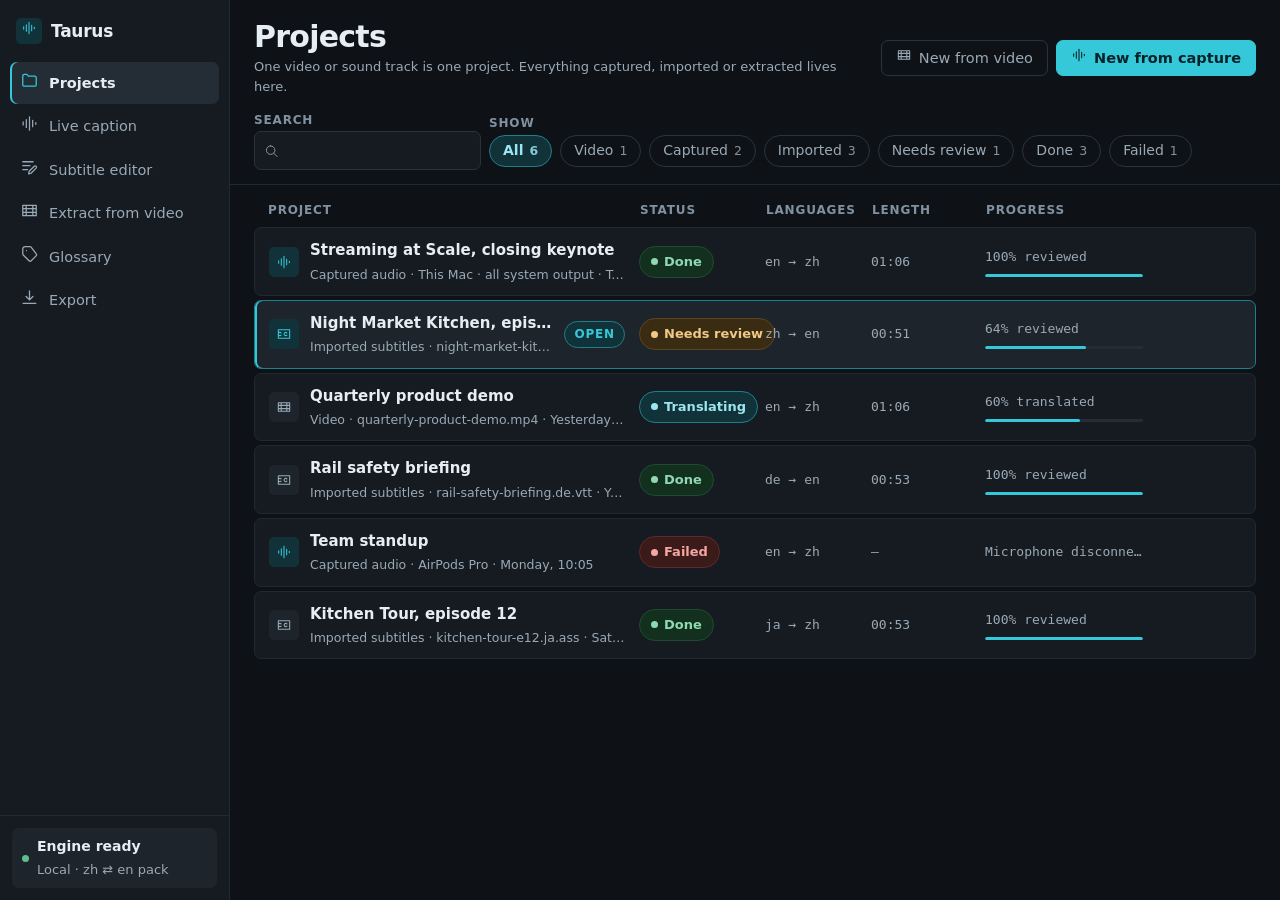
<file: design/index.html>
<!doctype html>
<html lang="en">
<head>
<meta charset="utf-8">
<meta name="viewport" content="width=device-width, initial-scale=1">
<title>Taurus · subtitle translation workbench</title>
<style>
/* OD-LAYOUT-PRIMITIVES v1 — structure only: display, flex/grid, overflow, wrapping, ratio, geometry.
   Put this @layer first; product CSS outside the layer wins ordinary layout rules.
   Native hidden and closed-dialog states take precedence over component display rules. */
@layer od-layout {
  [hidden]:not([hidden="until-found" i]) { display: none !important; }
  dialog:not([open]) { display: none !important; }

  :where(.od-stack,.od-row,.od-row-top,.od-cluster,.od-grid,.od-field,.od-stat,.od-cell,.od-tile) > :where(*) { min-width: 0; }

  /* containers */
  .od-stack   { display: flex; flex-direction: column; gap: var(--od-gap, 8px); }
  .od-row     { display: flex; align-items: center; gap: var(--od-gap, 8px); }
  .od-row-top { display: flex; align-items: flex-start; gap: var(--od-gap, 8px); }
  .od-cluster { display: flex; flex-wrap: wrap; align-items: center; gap: var(--od-gap, 8px); }
  .od-fill    { flex: 1 1 0; min-width: 0; }
  .od-fixed   { flex: none; }
  .od-grid    { display: grid; gap: var(--od-gap, 12px); grid-template-columns: repeat(var(--od-cols, 3), minmax(0, 1fr)); }

  /* stacked information: each piece is its own line — never sibling inline spans */
  .od-stat, .od-field, .od-cell { display: grid; gap: var(--od-gap, 2px); }
  :where(.od-stat,.od-field,.od-cell) > :where(*) { display: block; }
  .od-tile { display: grid; grid-template-rows: auto 1fr; }
  :where(.od-tile) > :where(*) { display: block; }

  /* media keeps its intrinsic ratio by default; never a distorted or cropped
     cover by accident. height:auto lets the ratio win over an <img height="…">
     attribute. Cropping to a uniform box is an explicit opt-in: set --od-ratio
     AND add .od-media-cover together (per the core rule, only where a crop is
     deliberate — tile thumbs, decorative fills — never on full-frame content). */
  .od-media { display: block; width: 100%; height: auto; aspect-ratio: var(--od-ratio, auto); }
  .od-media-cover { object-fit: cover; }

  /* functional inline SVG icons opt into bounded geometry; content SVGs keep their own */
  .od-icon { display: inline-block; inline-size: var(--od-icon-size, 1em); block-size: var(--od-icon-size, 1em); flex: none; }

  /* data text only — authored copy is rewritten to its budget instead */
  .od-truncate { display: block; max-width: 100%; overflow: hidden; white-space: nowrap; text-overflow: ellipsis; }
  .od-clamp-2, .od-clamp-3 { display: -webkit-box; -webkit-box-orient: vertical; overflow: hidden; overflow-wrap: anywhere; }
  .od-clamp-2 { -webkit-line-clamp: 2; }
  .od-clamp-3 { -webkit-line-clamp: 3; }
  .od-lines-2 { min-height: calc(2 * 1.4em); }   /* block-level reservation for a shared baseline */
  .od-nowrap  { white-space: nowrap; }           /* 数字+单位 · 价格+起 · 日期+星期 */
  .od-keep    { word-break: keep-all; overflow-wrap: anywhere; } /* CJK labels break at spaces / <wbr> first */

  /* screen skeleton (optional): bars take their own space, the middle scrolls — no padding guessed for chrome */
  .od-screen { display: grid; grid-template-rows: auto minmax(0, 1fr) auto; height: 100%; }
  .od-scroll { overflow-y: auto; overscroll-behavior: contain; min-height: 0; }

  /* horizontal rail: the next item peeks at the edge; trailing room survives overflow */
  .od-rail { display: flex; gap: var(--od-gap, 8px); overflow-x: auto; scroll-snap-type: x proximity; scrollbar-width: none;
             padding-inline: var(--od-rail-pad, 16px); scroll-padding-inline: var(--od-rail-pad, 16px); }
  .od-rail::-webkit-scrollbar { display: none; }
  :where(.od-rail) > :where(*) { flex: none; scroll-snap-align: start; }
  :where(.od-rail) > :where(:last-child) { margin-inline-end: var(--od-rail-pad, 16px); }

  .od-spacer { flex: none; visibility: hidden; pointer-events: none; }
  .od-touch  { min-width: 44px; min-height: 44px; }
}
:root [hidden]:where(:not([hidden="until-found" i])) { display: none; }
/* /OD-LAYOUT-PRIMITIVES v1 */

/* Type scale (30 / 21 / 16 / 13 / 12) and the heading roles built on it.
   Defined once, here with the entry document, so the scale travels with the
   page; styles.css consumes the same custom properties and never restates a
   size. */
:root {
  --t-display: 30px;
  --t-head:    21px;
  --t-body:    16px;
  --t-small:   13px;
  --t-micro:   12px;
}
body         { font-size: var(--t-body); }
.view-title  { font-size: var(--t-display); }
.step-title,
.dlg-title   { font-size: var(--t-head); }
.empty-title { font-size: 25px; }
</style>
<link rel="stylesheet" href="styles.css">
</head>
<body>
<div class="app">

  <aside class="sidebar">
    <div class="brand">
      <span class="brand-mark"><span data-icon="waveform"></span></span>
      <span class="brand-name">Taurus</span>
    </div>

    <nav class="nav od-scroll" aria-label="Workspace">
      <button class="nav-item" type="button" data-nav="projects" aria-current="page">
        <span data-icon="projects"></span>
        <span class="nav-label">Projects</span>
      </button>
      <button class="nav-item" type="button" data-nav="live">
        <span data-icon="waveform"></span>
        <span class="nav-label">Live caption</span>
        <span class="nav-dot" id="nav-dot" hidden></span>
      </button>
      <button class="nav-item" type="button" data-nav="editor">
        <span data-icon="editor"></span>
        <span class="nav-label">Subtitle editor</span>
      </button>
      <button class="nav-item" type="button" data-nav="extract">
        <span data-icon="film"></span>
        <span class="nav-label">Extract from video</span>
      </button>
      <button class="nav-item" type="button" data-nav="glossary">
        <span data-icon="tag"></span>
        <span class="nav-label">Glossary</span>
      </button>
      <button class="nav-item" type="button" data-nav="export">
        <span data-icon="download"></span>
        <span class="nav-label">Export</span>
      </button>
    </nav>

    <div class="sidebar-foot">
      <div class="engine od-row">
        <span class="engine-dot"></span>
        <span class="od-field">
          <span class="engine-title">Engine ready</span>
          <span class="engine-sub">Local · zh ⇄ en pack</span>
        </span>
      </div>
    </div>
  </aside>

  <main class="main">

    <!-- ══════════════ LIVE ══════════════ -->
    <section class="view od-screen" id="view-live" aria-labelledby="live-title" hidden>
      <header class="view-head">
        <div class="projbar od-row">
          <span class="projbar-mark od-fixed" id="lv-pb-mark" data-kind="audio"></span>
          <span class="od-field od-fill">
            <span class="projbar-name od-truncate" id="lv-pb-name">No capture yet</span>
            <span class="projbar-meta od-truncate" id="lv-pb-meta">Press Start captioning and a project is created to hold the track.</span>
          </span>
          <div class="projbar-prog od-fixed" id="lv-pb-prog" hidden>
            <span class="projbar-prog-top">
              <span class="field-label" id="lv-pb-prog-label">Review complete</span>
              <span class="projbar-prog-pct mono" id="lv-pb-prog-pct">0%</span>
            </span>
            <span class="bar" id="lv-pb-prog-bar" role="progressbar" aria-labelledby="lv-pb-prog-label"
                  aria-valuemin="0" aria-valuemax="100" aria-valuenow="0">
              <span class="bar-fill" id="lv-pb-prog-fill" style="width:0%"></span>
            </span>
            <span class="projbar-prog-note" id="lv-pb-prog-note">–</span>
          </div>
          <span class="pill od-fixed" id="lv-pb-status" data-s="live" hidden><span class="pill-dot"></span>Recording</span>
          <div class="od-cluster od-fixed projbar-acts">
            <button class="btn btn-ghost" type="button" id="lv-rename" disabled>Rename</button>
            <button class="btn btn-ghost" type="button" id="lv-open" disabled><span data-icon="editor"></span>Open in editor</button>
          </div>
        </div>

        <div class="od-cluster">
          <div class="od-fill">
            <h1 class="view-title" id="live-title">Live caption</h1>
            <p class="view-sub">Listens to this Mac, a microphone, or a region of the screen, and writes both languages as it goes. The project is created the moment you start, so there is nothing to remember to save.</p>
          </div>
          <span class="status-chip od-fixed" id="live-status" role="status" data-state="idle">
            <span class="status-dot"></span>
            <span id="live-status-text">Idle</span>
          </span>
        </div>

        <div class="sourcebar">
          <div class="od-field">
            <span class="field-label" id="src-label">Source</span>
              <div class="segmented" role="group" aria-labelledby="src-label">
                <button class="seg" type="button" aria-pressed="true" data-source="system"><span data-icon="monitor"></span>This Mac</button>
                <button class="seg" type="button" aria-pressed="false" data-source="mic"><span data-icon="mic"></span>Microphone</button>
                <button class="seg" type="button" aria-pressed="false" data-source="screen"><span data-icon="crop"></span>Screen region</button>
              </div>
          </div>

          <div class="od-field" id="source-detail-wrap">
            <label class="field-label" for="source-detail">Capturing</label>
            <select class="input" id="source-detail"></select>
          </div>

          <div class="langpair">
            <div class="od-field">
              <label class="field-label" for="live-from">Heard</label>
              <select class="input" id="live-from"></select>
            </div>
            <button class="btn btn-icon swap" type="button" id="live-swap" aria-label="Swap the two languages"><span data-icon="swap"></span></button>
            <div class="od-field">
              <label class="field-label" for="live-to">Translated to</label>
              <select class="input" id="live-to"></select>
            </div>
          </div>

          <div class="od-cluster od-fixed">
            <button class="btn btn-primary" type="button" id="live-start"><span data-icon="play"></span>Start captioning</button>
            <button class="btn btn-ghost" type="button" id="live-pause" disabled><span data-icon="pause"></span>Pause</button>
            <button class="btn btn-ghost" type="button" id="live-stop" disabled><span data-icon="stop"></span>Stop</button>
          </div>
        </div>
      </header>

      <div class="live-body">
        <div class="transcript-pane od-screen">
          <div class="transcript-head od-row">
            <span class="card-label">Transcript</span>
            <span class="od-fill"></span>
            <label class="switch">
              <input type="checkbox" id="opt-provisional" checked>
              <span class="switch-track"><span class="switch-thumb"></span></span>
              <span class="switch-label">Provisional words</span>
            </label>
            <label class="switch">
              <input type="checkbox" id="opt-terms" checked>
              <span class="switch-track"><span class="switch-thumb"></span></span>
              <span class="switch-label">Mark glossary hits</span>
            </label>
            <button class="btn btn-ghost btn-danger-ghost" type="button" id="live-discard" disabled>Discard capture</button>
          </div>

          <div class="transcript od-scroll" id="transcript">
            <div class="empty" id="live-empty">
              <h2 class="empty-title">Nothing captured yet</h2>
              <p class="empty-text">Pick a source above and press <strong>Start captioning</strong>. Taurus listens to this Mac's own output by default, so a meeting or a video needs no cables or routing. The project that holds the track is created as soon as you start.</p>
              <div class="empty-acts od-cluster">
                <button class="btn btn-primary" type="button" data-act="start-live">Start captioning</button>
                <button class="btn btn-ghost" type="button" data-go="projects">Open an earlier project</button>
              </div>
            </div>
            <div id="transcript-list" role="log"></div>
            <div class="seg-line is-live" id="live-line" hidden>
              <span class="seg-time mono" id="live-line-time">00:00</span>
              <div class="seg-texts">
                <p class="line-orig" id="live-line-orig"></p>
                <p class="line-trans" id="live-line-trans"></p>
              </div>
            </div>
          </div>

          <div class="overlay-preview" id="overlay-preview" hidden>
            <span class="overlay-tag">Viewer overlay preview</span>
            <div class="overlay-bar" aria-live="polite">
              <p class="overlay-orig" id="ov-orig"></p>
              <p class="overlay-trans" id="ov-trans"></p>
            </div>
          </div>
        </div>

        <aside class="meters od-scroll" aria-label="Session meters">
          <div class="meter-card">
            <span class="card-label">Input level</span>
            <div class="vu" id="vu"></div>
            <p class="vu-source" id="vu-source">This Mac · all system output</p>
          </div>

          <div class="meter-grid">
            <div class="stat od-stat">
              <span class="stat-num mono" id="m-latency">–</span>
              <span class="stat-cap">latency <span class="unit">ms</span></span>
            </div>
            <div class="stat od-stat">
              <span class="stat-num mono" id="m-wpm">–</span>
              <span class="stat-cap">words <span class="unit">/ min</span></span>
            </div>
            <div class="stat od-stat">
              <span class="stat-num mono" id="m-elapsed">00:00</span>
              <span class="stat-cap">elapsed</span>
            </div>
            <div class="stat od-stat">
              <span class="stat-num mono" id="m-terms">0</span>
              <span class="stat-cap">glossary hits</span>
            </div>
          </div>

          <div class="meter-card">
            <span class="card-label">Session</span>
            <dl class="kv">
              <div class="kv-row"><dt>Source</dt><dd id="kv-source">This Mac · all system output</dd></div>
              <div class="kv-row"><dt>Pair</dt><dd id="kv-pair">English → Chinese (Simplified)</dd></div>
              <div class="kv-row"><dt>Window</dt><dd>streaming · 200 ms</dd></div>
              <div class="kv-row"><dt>Started</dt><dd id="kv-started">Not started</dd></div>
            </dl>
          </div>

          <div class="meter-card">
            <span class="card-label">Glossary holding</span>
            <ul class="term-list" id="term-hits"></ul>
            <p class="hint" id="term-hits-empty">Terms light up here as they are pinned in the translation.</p>
          </div>
        </aside>
      </div>
    </section>

    <!-- ══════════════ PROJECTS ══════════════ -->
    <section class="view od-screen" id="view-projects" aria-labelledby="projects-title">
      <header class="view-head">
        <div class="od-cluster">
          <div class="od-fill">
            <h1 class="view-title" id="projects-title">Projects</h1>
            <p class="view-sub">One video or sound track is one project. Everything captured, imported or extracted lives here.</p>
          </div>
          <div class="od-cluster od-fixed">
            <button class="btn btn-ghost" type="button" data-go="extract"><span data-icon="film"></span>New from video</button>
            <button class="btn btn-primary" type="button" data-go="live"><span data-icon="waveform"></span>New from capture</button>
          </div>
        </div>

        <div class="toolbar od-cluster">
          <div class="od-field">
            <label class="field-label" for="pj-search">Search</label>
            <span class="search">
              <span data-icon="search"></span>
              <input class="input" type="search" id="pj-search" autocomplete="off">
            </span>
          </div>
          <div class="od-field">
            <span class="field-label" id="pj-filter-label">Show</span>
            <div class="od-cluster" role="group" aria-labelledby="pj-filter-label" id="pj-filters"></div>
          </div>
        </div>
      </header>

      <div class="pad od-scroll">
        <div class="list-head" aria-hidden="true">
          <span>Project</span>
          <span>Status</span>
          <span>Languages</span>
          <span>Length</span>
          <span>Progress</span>
          <span></span>
        </div>
        <ul class="projlist" id="projlist"></ul>
        <div class="empty" id="pj-empty" hidden>
          <h2 class="empty-title">No matches</h2>
          <p class="empty-text">No project matches that search and filter. Clear them both to see every track again.</p>
          <div class="empty-acts"><button class="btn btn-ghost" type="button" id="pj-clear">Clear filters</button></div>
        </div>
      </div>
    </section>

    <!-- ══════════════ EDITOR ══════════════ -->
    <section class="view od-screen" id="view-editor" aria-labelledby="editor-title" hidden>
      <header class="view-head">
        <div class="projbar od-row">
          <button class="btn btn-icon od-fixed" type="button" data-go="projects" aria-label="Back to all projects"><span data-icon="back"></span></button>
          <span class="projbar-mark od-fixed" id="ed-pb-mark" data-kind="subtitle"></span>
          <span class="od-field od-fill">
            <span class="projbar-name od-truncate" id="ed-pb-name">No project open</span>
            <span class="projbar-meta od-truncate" id="ed-pb-meta">Open a project from Projects.</span>
          </span>
          <div class="projbar-prog od-fixed" id="ed-pb-prog" hidden>
            <span class="projbar-prog-top">
              <span class="field-label" id="ed-pb-prog-label">Review complete</span>
              <span class="projbar-prog-pct mono" id="ed-pb-prog-pct">0%</span>
            </span>
            <span class="bar" id="ed-pb-prog-bar" role="progressbar" aria-labelledby="ed-pb-prog-label"
                  aria-valuemin="0" aria-valuemax="100" aria-valuenow="0">
              <span class="bar-fill" id="ed-pb-prog-fill" style="width:0%"></span>
            </span>
            <span class="projbar-prog-note" id="ed-pb-prog-note">–</span>
          </div>
          <span class="pill od-fixed" id="ed-pb-status" data-s="review" hidden><span class="pill-dot"></span>Needs review</span>
          <div class="od-field od-fixed projbar-sw">
            <label class="field-label" for="ed-project">Project</label>
            <select class="input projbar-switch" id="ed-project"></select>
          </div>
        </div>

        <div class="od-cluster">
          <div class="od-fill">
            <h1 class="view-title" id="editor-title">Subtitle editor</h1>
            <p class="view-sub" id="editor-sub">–</p>
          </div>
          <div class="od-cluster od-fixed">
            <button class="btn btn-ghost" type="button" id="ed-export"><span data-icon="download"></span>Export</button>
            <button class="btn btn-primary" type="button" id="ed-save"><span data-icon="check"></span>Save changes</button>
          </div>
        </div>

        <div class="toolbar od-cluster">
          <div class="od-field">
            <span class="field-label" id="ed-filter-label">Show</span>
            <div class="od-cluster" role="group" aria-labelledby="ed-filter-label" id="ed-filters"></div>
          </div>
          <div class="od-field">
            <span class="field-label">Selection</span>
            <div class="od-cluster">
              <button class="btn btn-ghost" type="button" id="ed-retranslate" disabled><span data-icon="refresh"></span>Retranslate selected</button>
              <button class="btn btn-ghost" type="button" id="ed-clear-sel" disabled>Clear selection</button>
            </div>
          </div>
        </div>
      </header>

      <div class="editor-body">
        <div class="od-screen">
          <div class="seg-head">
            <span>#</span>
            <span>Timecode</span>
            <span id="ed-col-orig">Original</span>
            <span id="ed-col-trans">Translation</span>
            <span>Checks</span>
          </div>
          <div class="od-scroll">
            <ul class="seglist" id="seglist"></ul>
            <div class="empty" id="ed-empty" hidden>
              <h2 class="empty-title" id="ed-empty-title">Nothing to show</h2>
              <p class="empty-text" id="ed-empty-text">No segment matches this filter. Switch back to <strong>All</strong> to see the whole track.</p>
              <div class="empty-acts">
                <button class="btn btn-ghost" type="button" id="ed-show-all">Show all segments</button>
                <button class="btn btn-primary" type="button" data-go="projects" id="ed-empty-go" hidden>Go to Projects</button>
              </div>
            </div>
          </div>
        </div>

        <aside class="insp od-scroll" aria-label="Segment inspector">
          <div class="cap-stage">
            <div class="waveform" id="insp-wave"></div>
            <div class="cap-overlay">
              <p class="overlay-orig" id="insp-orig">Select a segment</p>
              <p class="overlay-trans" id="insp-trans"></p>
            </div>
          </div>

          <div class="meter-card">
            <span class="card-label">Subtitle checks</span>
            <ul class="checklist" id="insp-checks">
              <li class="check-item" data-ok="yes"><span data-icon="check"></span>Pick a row to see how it reads on screen.</li>
            </ul>
          </div>

          <div class="meter-card">
            <span class="card-label">This segment</span>
            <dl class="kv">
              <div class="kv-row"><dt>In</dt><dd class="mono" id="insp-in">–</dd></div>
              <div class="kv-row"><dt>Out</dt><dd class="mono" id="insp-out">–</dd></div>
              <div class="kv-row"><dt>Duration</dt><dd class="mono" id="insp-dur">–</dd></div>
              <div class="kv-row"><dt>Gap to next</dt><dd class="mono" id="insp-gap">–</dd></div>
            </dl>
          </div>

          <div class="od-cluster">
            <button class="btn btn-ghost" type="button" id="insp-retranslate" disabled><span data-icon="refresh"></span>Retranslate this line</button>
          </div>
        </aside>
      </div>
    </section>

    <!-- ══════════════ EXTRACT ══════════════ -->
    <section class="view od-screen" id="view-extract" aria-labelledby="extract-title" hidden>
      <header class="view-head">
        <div class="od-cluster">
          <div class="od-fill">
            <h1 class="view-title" id="extract-title">Extract from video</h1>
            <p class="view-sub">Lifts an existing subtitle track out of a video, or transcribes the audio when there is none. The finished track becomes a new project.</p>
          </div>
        </div>
      </header>

      <div class="pad od-scroll">
        <div class="extract-wrap">

          <section id="ex-step-1">
            <div class="step-head">
              <h2 class="step-title">1 · Choose a video</h2>
              <p class="step-note">MP4, MKV, MOV or WebM. Nothing is uploaded; the file is read where it sits.</p>
            </div>
            <div class="dropzone" id="dropzone" role="button" tabindex="0" aria-label="Choose a video file, or drop one here">
              <span class="drop-icon" data-icon="upload"></span>
              <p class="drop-title">Drop a video here</p>
              <p class="drop-sub">or click to browse your files</p>
              <span class="btn btn-ghost drop-btn">Browse files</span>
            </div>
            <p class="sample-line small muted">No video handy? <button class="linkbtn" type="button" id="ex-sample">Use the sample file</button>, a short product demo with two subtitle tracks.</p>
            <input type="file" id="ex-file" accept="video/*" class="sr-only" tabindex="-1" aria-hidden="true">
          </section>

          <section id="ex-step-2" hidden>
            <div class="step-head">
              <h2 class="step-title">2 · Pick what to translate</h2>
              <p class="step-note">Embedded tracks are used as-is. Transcribing takes longer but works on anything.</p>
            </div>

            <div class="filecard od-row">
              <span class="filecard-mark" data-icon="film"></span>
              <span class="od-field od-fill">
                <span class="filecard-name od-truncate" id="ex-name">–</span>
                <span class="filecard-meta mono" id="ex-meta">–</span>
              </span>
              <button class="btn btn-ghost od-fixed" type="button" id="ex-change">Change</button>
            </div>

            <div class="scan" id="ex-scan">
              <div class="scanbar"><span class="scanbar-fill" id="ex-scanbar"></span></div>
              <p class="small muted" id="ex-scan-text">Reading container…</p>
            </div>

            <div id="ex-after-scan" hidden>
              <fieldset class="tracks">
                <legend class="field-label">Found in this file</legend>
                <div class="radio-rows" id="ex-tracks"></div>
              </fieldset>

              <div class="lang-row od-cluster">
                <div class="od-field">
                  <label class="field-label" for="ex-from">Source language</label>
                  <select class="input" id="ex-from"></select>
                </div>
                <div class="od-field">
                  <label class="field-label" for="ex-to">Translate to</label>
                  <select class="input" id="ex-to"></select>
                </div>
              </div>

              <div class="od-cluster">
                <button class="btn btn-primary" type="button" id="ex-run"><span data-icon="play"></span>Extract and translate</button>
                <button class="btn btn-ghost" type="button" id="ex-reset">Start over</button>
              </div>
            </div>
          </section>

          <section id="ex-step-3" hidden>
            <div class="step-head">
              <h2 class="step-title">3 · Working</h2>
              <p class="step-note" id="ex-run-note">Each stage writes into the same project, so you can open it as soon as segments exist.</p>
            </div>
            <ul class="stages" id="ex-stages"></ul>
            <div class="od-cluster">
              <button class="btn btn-primary" type="button" id="ex-open" disabled><span data-icon="editor"></span>Open the project</button>
              <button class="btn btn-ghost" type="button" id="ex-again" hidden>Extract another video</button>
            </div>
          </section>

        </div>
      </div>
    </section>

    <!-- ══════════════ GLOSSARY ══════════════ -->
    <section class="view od-screen" id="view-glossary" aria-labelledby="glossary-title" hidden>
      <header class="view-head">
        <div class="od-cluster">
          <div class="od-fill">
            <h1 class="view-title" id="glossary-title">Glossary</h1>
            <p class="view-sub">Terms you want pinned, names left alone, and translations you never want to see again. Shared across every project unless you tie one to a single track.</p>
          </div>
          <div class="od-cluster od-fixed">
            <button class="btn btn-primary" type="button" id="gl-add"><span data-icon="plus"></span>Add term</button>
          </div>
        </div>

        <div class="toolbar od-cluster">
          <div class="od-field">
            <label class="field-label" for="gl-search">Search</label>
            <span class="search">
              <span data-icon="search"></span>
              <input class="input" type="search" id="gl-search" autocomplete="off">
            </span>
          </div>
          <div class="od-field">
            <label class="field-label" for="gl-scope">Applies to</label>
            <select class="input" id="gl-scope"></select>
          </div>
        </div>
      </header>

      <div class="pad od-scroll">
        <div class="gl-head" aria-hidden="true">
          <span>Term</span>
          <span>Becomes</span>
          <span>Rule</span>
          <span>Applies to</span>
          <span>Hits</span>
          <span></span>
        </div>
        <ul class="gllist" id="gllist"></ul>
        <div class="empty" id="gl-empty" hidden>
          <h2 class="empty-title">No terms here yet</h2>
          <p class="empty-text">A glossary earns its keep on the second episode. Add the names, product words and units you keep correcting by hand.</p>
          <div class="empty-acts"><button class="btn btn-primary" type="button" id="gl-empty-add">Add the first term</button></div>
        </div>
      </div>
    </section>

    <!-- ══════════════ EXPORT ══════════════ -->
    <section class="view od-screen" id="view-export" aria-labelledby="export-title" hidden>
      <header class="view-head">
        <div class="projbar od-row">
          <button class="btn btn-icon od-fixed" type="button" data-go="projects" aria-label="Back to all projects"><span data-icon="back"></span></button>
          <span class="projbar-mark od-fixed" id="exp-pb-mark" data-kind="subtitle"></span>
          <span class="od-field od-fill">
            <span class="projbar-name od-truncate" id="exp-pb-name">No project open</span>
            <span class="projbar-meta od-truncate" id="exp-pb-meta">Open a project from Projects.</span>
          </span>
          <div class="projbar-prog od-fixed" id="exp-pb-prog" hidden>
            <span class="projbar-prog-top">
              <span class="field-label" id="exp-pb-prog-label">Review complete</span>
              <span class="projbar-prog-pct mono" id="exp-pb-prog-pct">0%</span>
            </span>
            <span class="bar" id="exp-pb-prog-bar" role="progressbar" aria-labelledby="exp-pb-prog-label"
                  aria-valuemin="0" aria-valuemax="100" aria-valuenow="0">
              <span class="bar-fill" id="exp-pb-prog-fill" style="width:0%"></span>
            </span>
            <span class="projbar-prog-note" id="exp-pb-prog-note">–</span>
          </div>
          <span class="pill od-fixed" id="exp-pb-status" data-s="review" hidden><span class="pill-dot"></span>Needs review</span>
          <div class="od-field od-fixed projbar-sw">
            <label class="field-label" for="exp-project">Project</label>
            <select class="input projbar-switch" id="exp-project"></select>
          </div>
        </div>

        <div class="od-cluster">
          <div class="od-fill">
            <h1 class="view-title" id="export-title">Export</h1>
            <p class="view-sub">Everything here changes the preview on the right before you commit to a file. The file is recorded against this project.</p>
          </div>
        </div>
      </header>

      <div class="export-body">
        <div class="opts pad od-scroll">
          <fieldset class="optgroup">
            <legend class="field-label">Format</legend>
            <div class="radio-grid">
              <label class="radio-tile"><input type="radio" name="exp-format" value="srt" checked><span class="tile-name">.srt</span><span class="tile-sub">SubRip</span></label>
              <label class="radio-tile"><input type="radio" name="exp-format" value="vtt"><span class="tile-name">.vtt</span><span class="tile-sub">WebVTT</span></label>
              <label class="radio-tile"><input type="radio" name="exp-format" value="ass"><span class="tile-name">.ass</span><span class="tile-sub">Advanced SSA</span></label>
              <label class="radio-tile"><input type="radio" name="exp-format" value="txt"><span class="tile-name">.txt</span><span class="tile-sub">Plain text</span></label>
            </div>
          </fieldset>

          <fieldset class="optgroup">
            <legend class="field-label">Lines</legend>
            <div class="radio-rows">
              <label class="radio-row">
                <input type="radio" name="exp-layout" value="stacked" checked><span class="radio-mark"></span>
                <span class="od-field"><span class="radio-title">Stacked bilingual</span><span class="radio-sub">Translation first, original underneath, the usual choice for learners.</span></span>
              </label>
              <label class="radio-row">
                <input type="radio" name="exp-layout" value="orig-first"><span class="radio-mark"></span>
                <span class="od-field"><span class="radio-title">Original on top</span><span class="radio-sub">Keeps the spoken line in the reading position.</span></span>
              </label>
              <label class="radio-row">
                <input type="radio" name="exp-layout" value="trans"><span class="radio-mark"></span>
                <span class="od-field"><span class="radio-title">Translation only</span><span class="radio-sub">One line per cue. Smallest file, cleanest screen.</span></span>
              </label>
              <label class="radio-row">
                <input type="radio" name="exp-layout" value="orig"><span class="radio-mark"></span>
                <span class="od-field"><span class="radio-title">Original only</span><span class="radio-sub">Ships the transcript without the translation.</span></span>
              </label>
            </div>
          </fieldset>

          <div class="range-field od-field">
            <label for="exp-wrap">Wrap lines at <span class="val mono" id="exp-wrap-val">42 characters</span></label>
            <input type="range" id="exp-wrap" min="24" max="60" step="2" value="42">
          </div>

          <fieldset class="optgroup">
            <legend class="field-label">Options</legend>
            <div class="od-stack">
              <label class="check">
                <input type="checkbox" id="exp-merge">
                <span class="check-box" data-icon="check"></span>
                <span class="check-label">Merge cues with gaps under 120 ms</span>
              </label>
              <label class="check">
                <input type="checkbox" id="exp-flagged">
                <span class="check-box" data-icon="check"></span>
                <span class="check-label">Skip segments still flagged for review</span>
              </label>
              <label class="check">
                <input type="checkbox" id="exp-bom" checked>
                <span class="check-box" data-icon="check"></span>
                <span class="check-label">Write a UTF-8 byte-order mark</span>
              </label>
            </div>
          </fieldset>

          <div class="od-cluster">
            <button class="btn btn-primary" type="button" id="exp-copy"><span data-icon="copy"></span>Copy subtitle text</button>
            <button class="btn btn-ghost" type="button" id="exp-save"><span data-icon="download"></span>Save file</button>
          </div>

          <div class="meter-card" id="exp-hist-card">
            <span class="card-label">Exported from this project</span>
            <ul class="exp-hist" id="exp-hist"></ul>
            <p class="hint" id="exp-hist-empty">Nothing exported yet. Anything you save or copy is listed here.</p>
          </div>
        </div>

        <div class="preview-pane od-screen">
          <div class="preview-head od-row">
            <span class="card-label">Preview</span>
            <span class="od-fill"></span>
            <span class="data-cell" id="exp-meta">–</span>
          </div>
          <pre class="preview od-scroll" id="exp-preview"></pre>
        </div>
      </div>
    </section>

  </main>
</div>

<!-- ══════════════ DIALOGS ══════════════ -->
<dialog class="dlg dlg-sm" id="dlg-confirm" aria-labelledby="dlg-confirm-title">
  <div class="dlg-head od-row">
    <h2 class="dlg-title od-fill" id="dlg-confirm-title">Delete this?</h2>
  </div>
  <div class="dlg-body">
    <p class="dlg-text" id="dlg-confirm-text">This cannot be undone.</p>
  </div>
  <div class="dlg-foot od-row">
    <span class="od-fill"></span>
    <button class="btn btn-ghost" type="button" data-close-dlg>Cancel</button>
    <button class="btn btn-danger" type="button" id="dlg-confirm-ok">Delete</button>
  </div>
</dialog>

<dialog class="dlg" id="dlg-term" aria-labelledby="dlg-term-title">
  <div class="dlg-head od-row">
    <h2 class="dlg-title od-fill" id="dlg-term-title">Add a term</h2>
    <button class="btn btn-icon od-fixed" type="button" data-close-dlg aria-label="Close"><span data-icon="x"></span></button>
  </div>
  <div class="dlg-body">
    <div class="form-field od-field">
      <label class="field-label" for="t-rule">Rule</label>
      <select class="input" id="t-rule">
        <option value="prefer">Prefer this translation</option>
        <option value="keep">Keep as-is, never translate</option>
        <option value="forbid">Forbid this translation</option>
      </select>
      <p class="hint" id="t-rule-hint">The translator is nudged toward your wording before the decoder commits.</p>
    </div>
    <div class="form-field od-field">
      <label class="field-label" for="t-term">Term<span class="req">required</span></label>
      <input class="input" id="t-term" autocomplete="off">
      <p class="err" id="t-term-err" hidden></p>
    </div>
    <div class="form-field od-field" id="t-target-field">
      <label class="field-label" for="t-target">Becomes<span class="req" id="t-target-req">required</span></label>
      <input class="input" id="t-target" autocomplete="off">
      <p class="err" id="t-target-err" hidden></p>
    </div>
    <div class="form-field od-field">
      <label class="field-label" for="t-scope">Applies to</label>
      <select class="input" id="t-scope"></select>
    </div>
  </div>
  <div class="dlg-foot od-row">
    <span class="od-fill"></span>
    <button class="btn btn-ghost" type="button" data-close-dlg>Cancel</button>
    <button class="btn btn-primary" type="button" id="dlg-term-ok">Save term</button>
  </div>
</dialog>

<dialog class="dlg dlg-sm" id="dlg-rename" aria-labelledby="dlg-rename-title">
  <div class="dlg-head od-row">
    <h2 class="dlg-title od-fill" id="dlg-rename-title">Rename this project</h2>
    <button class="btn btn-icon od-fixed" type="button" data-close-dlg aria-label="Close"><span data-icon="x"></span></button>
  </div>
  <div class="dlg-body">
    <div class="form-field od-field">
      <label class="field-label" for="s-name">Project name<span class="req">required</span></label>
      <input class="input" id="s-name" autocomplete="off">
      <p class="err" id="s-name-err" hidden></p>
    </div>
    <p class="dlg-text" id="dlg-rename-note">–</p>
  </div>
  <div class="dlg-foot od-row">
    <span class="od-fill"></span>
    <button class="btn btn-ghost" type="button" data-close-dlg>Cancel</button>
    <button class="btn btn-primary" type="button" id="dlg-rename-ok">Save name</button>
  </div>
</dialog>

<div class="toast-region" id="toasts" aria-live="polite"></div>

<script>
/* ═══════════════════════════════════════════════════════════
   Taurus prototype behaviour.
   One media track is one project: a project owns its source,
   language pair, segments, review status and export history.
   Live captioning is simulated from a fixed transcript; the file
   side (flags, glossary rules, export text) is computed for real.
   ═══════════════════════════════════════════════════════════ */
(function () {
  'use strict';

  /* ─── icons ─────────────────────────────────────────────── */
  var ICONS = {
    waveform: 'M4 10v4M8 7v10M12 3.5v17M16 8v8M20 11v2',
    projects: 'M3.5 7.5a2 2 0 0 1 2-2h3.1l1.9 2.2h8a2 2 0 0 1 2 2v8.8a2 2 0 0 1-2 2H5.5a2 2 0 0 1-2-2z',
    captions: 'M3.5 5.5h17v13h-17zM7.6 10.4a2.4 2.4 0 1 0 0 3.2M16.4 10.4a2.4 2.4 0 1 0 0 3.2',
    back: 'M19.5 12H4.5m0 0 6.3-6.3M4.5 12l6.3 6.3',
    editor: 'M3.5 6h13M3.5 11h9M3.5 16h6M14 20.5l6.4-6.4a1.7 1.7 0 0 0-2.4-2.4L11.6 18l-.7 3.2z',
    film: 'M3.5 5.5h17v13h-17zM3.5 9.6h17M3.5 14.4h17M7.8 5.5v13M16.2 5.5v13',
    tag: 'M12.6 3.2H6.5a3 3 0 0 0-3 3v6.1a2 2 0 0 0 .6 1.5l7.3 7.3a2 2 0 0 0 2.8 0l6.1-6.1a2 2 0 0 0 0-2.8L14 3.8a2 2 0 0 0-1.4-.6zM8.2 8.4h.01',
    download: 'M12 3.5v11.5m0 0 4.3-4.3M12 15l-4.3-4.3M4 19.5h16',
    upload: 'M12 20.5V9m0 0 4.3 4.3M12 9l-4.3 4.3M4 4.5h16',
    mic: 'M12 3.5a3 3 0 0 1 3 3v5a3 3 0 0 1-6 0v-5a3 3 0 0 1 3-3zM5.5 11a6.5 6.5 0 0 0 13 0M12 17.5v3M9 20.5h6',
    monitor: 'M3.5 4.5h17v11h-17zM9 20.5h6M12 15.5v5',
    crop: 'M7.5 3v4.5H3M16.5 21v-4.5H21M3 16.5h4.5V21M21 7.5h-4.5V3',
    swap: 'M7 6.5h12m0 0-3.2-3.2M19 6.5l-3.2 3.2M17 17.5H5m0 0 3.2-3.2M5 17.5l3.2 3.2',
    play: 'M8 5.2 18.2 12 8 18.8z',
    pause: 'M9.2 5.5v13M14.8 5.5v13',
    stop: 'M6.8 6.8h10.4v10.4H6.8z',
    check: 'M5 12.6 9.6 17.2 19 7.4',
    alert: 'M12 4.2 21.2 19.8H2.8zM12 10v4M12 17h.01',
    x: 'M6.4 6.4l11.2 11.2M17.6 6.4 6.4 17.6',
    plus: 'M12 5v14M5 12h14',
    trash: 'M4 7h16M9.6 7V4.6h4.8V7M6.6 7l1 13h8.8l1-13M10.4 11v6M13.6 11v6',
    search: 'M10.6 3.8a6.8 6.8 0 1 1 0 13.6 6.8 6.8 0 0 1 0-13.6zM15.6 15.6 21 21',
    copy: 'M9 9h10.5v11.5H9zM15 5H4.5v10',
    refresh: 'M20 12a8 8 0 1 1-2.4-5.7M20.4 3.6v4.2h-4.2',
    clock: 'M12 4a8 8 0 1 0 0 16 8 8 0 0 0 0-16zM12 7.8v4.6l3.1 2'
  };

  function iconSvg(name) {
    var d = ICONS[name];
    if (!d) return '';
    return '<svg class="od-icon" viewBox="0 0 24 24" fill="none" stroke="currentColor" ' +
      'stroke-width="1.6" stroke-linecap="round" stroke-linejoin="round" aria-hidden="true"><path d="' + d + '"/></svg>';
  }

  function hydrateIcons(root) {
    var scope = root || document;
    var nodes = scope.querySelectorAll('[data-icon]');
    for (var i = 0; i < nodes.length; i++) {
      var el = nodes[i];
      if (el.firstElementChild) continue;
      el.innerHTML = iconSvg(el.getAttribute('data-icon'));
    }
  }

  /* hydrateIcons leaves a filled slot alone, so swapping one is explicit */
  function setIcon(el, name) {
    if (!el) return;
    el.setAttribute('data-icon', name);
    el.innerHTML = iconSvg(name);
  }

  /* ─── small helpers ─────────────────────────────────────── */
  var $ = function (sel, root) { return (root || document).querySelector(sel); };
  var $$ = function (sel, root) { return Array.prototype.slice.call((root || document).querySelectorAll(sel)); };

  function esc(s) {
    return String(s).replace(/[&<>"']/g, function (c) {
      return { '&': '&amp;', '<': '&lt;', '>': '&gt;', '"': '&quot;', "'": '&#39;' }[c];
    });
  }
  function pad(n, w) { var s = String(Math.floor(n)); while (s.length < (w || 2)) s = '0' + s; return s; }
  function mmss(ms) { var t = Math.max(0, Math.floor(ms / 1000)); return pad(t / 60) + ':' + pad(t % 60); }
  function srtTime(ms) {
    var t = Math.max(0, Math.floor(ms));
    return pad(t / 3600000) + ':' + pad((t / 60000) % 60) + ':' + pad((t / 1000) % 60) + ',' + pad(t % 1000, 3);
  }
  function vttTime(ms) { return srtTime(ms).replace(',', '.'); }
  function assTime(ms) {
    var t = Math.max(0, Math.floor(ms));
    return Math.floor(t / 3600000) + ':' + pad((t / 60000) % 60) + ':' + pad((t / 1000) % 60) + '.' + pad((t % 1000) / 10);
  }

  var LANGS = [
    { c: 'en', n: 'English' }, { c: 'zh', n: 'Chinese (Simplified)' }, { c: 'zh-Hant', n: 'Chinese (Traditional)' },
    { c: 'ja', n: 'Japanese' }, { c: 'ko', n: 'Korean' }, { c: 'de', n: 'German' },
    { c: 'es', n: 'Spanish' }, { c: 'fr', n: 'French' }
  ];
  function langName(c) {
    for (var i = 0; i < LANGS.length; i++) if (LANGS[i].c === c) return LANGS[i].n;
    return c;
  }
  function fillLangs(sel, value) {
    sel.innerHTML = LANGS.map(function (l) { return '<option value="' + l.c + '">' + esc(l.n) + '</option>'; }).join('');
    sel.value = value;
  }

  var SOURCES = {
    system: { label: 'This Mac', items: ['All system output', 'Chrome · current tab', 'Zoom Meetings', 'QuickTime Player'] },
    mic: { label: 'Microphone', items: ['MacBook Pro Microphone', 'AirPods Pro', 'Scarlett Solo USB'] },
    screen: { label: 'Screen region', items: ['Selected region · 1280×180', 'Full screen', 'Chrome window'] }
  };

  /* ─── content ───────────────────────────────────────────── */
  var LIVE_SCRIPT = [
    { en: 'Good morning, and thanks for staying through the last session of the day.',
      zh: '大家早上好，感谢各位坚持到今天的最后一场。' },
    { en: 'I want to talk about how we cut [[end-to-end latency]] in our captioning pipeline.',
      zh: '我想聊聊我们是怎么把字幕流水线的[[端到端延迟]]降下来的。' },
    { en: 'When we started, one sentence took almost four seconds to reach the viewer.',
      zh: '刚开始的时候，一句话要将近四秒才能送到观众眼前。' },
    { en: 'The bottleneck was never the model. It was everything standing around the model.',
      zh: '瓶颈从来不是模型本身，而是围在模型周围的那一圈东西。' },
    { en: 'So we moved to [[streaming inference]] with a two hundred millisecond window.',
      zh: '于是我们换成了[[流式推理]]，窗口定在两百毫秒。' },
    { en: 'That single change took us from four seconds down to about nine hundred.',
      zh: '仅这一项改动，就把四秒压到了九百毫秒左右。' },
    { en: 'The second problem was terminology: product names kept getting translated.',
      zh: '第二个问题是术语：产品名老是被翻掉。' },
    { en: 'So we pin those terms before the [[decoder]] ever sees them.',
      zh: '所以我们在[[解码器]]看到它们之前，就先把这些词钉住。' },
    { en: 'Reviewers went from rewriting every third line to approving most of the file.',
      zh: '校对从每三行改一行，变成了整份文件基本直接通过。' },
    { en: 'That is the whole talk. The rest is tuning, and I am happy to take questions.',
      zh: '这就是全部内容了，剩下的都是调参，欢迎提问。' }
  ];

  function seg(inMs, outMs, orig, trans) {
    return { in: inMs, out: outMs, orig: orig, trans: trans, base: trans };
  }

  /* A finished track: every cue translated, inside the 17 cps and 42-character
     limits, with readable gaps. What is still open belongs to the project, not
     to the text, so a project marked done really is clean. */
  var SRT_SEGMENTS = [
    seg(2120, 6120, '凌晨四点，这条街才刚刚开始醒来。', 'At four in the morning, this street\nis only just waking up.'),
    seg(6400, 9400, '老陈的摊子是第一个亮灯的。', "Lao Chen's stall is the first one\nto light up."),
    seg(9600, 13000, '他的卤水已经养了十九年。', 'His master stock has been going\nfor nineteen years.'),
    seg(13240, 16440, '「每天只添，不换。」', '"You only ever top it up.\nYou never replace it."'),
    seg(16700, 21200, '一锅卤水，就是一本账。', 'A pot of master stock is a ledger\nof everything that has gone into it.'),
    seg(21500, 25500, '天亮之前，第一笼包子上桌。', 'Before sunrise, the first basket\nof buns reaches the table.'),
    seg(25700, 28500, '客人大多不说话。', 'Most of the customers\ndo not say a word.'),
    seg(28740, 31340, '他们只是坐下，然后开始吃。', 'They simply sit down\nand start eating.'),
    seg(31600, 35000, '老陈说，这就是他想要的声音。', 'Lao Chen says this is exactly\nthe sound he was after.'),
    seg(35300, 38900, '六点一过，街口排起了长队。', 'After six, a queue forms\nall the way down the street.'),
    seg(39100, 42700, '队伍里有刚下夜班的护士。', 'There are nurses in the queue\njust off the night shift.'),
    seg(42900, 45700, '也有赶着上早课的学生。', 'And students on their way\nto an early class.'),
    seg(45900, 49300, '他们点的东西几乎一样。', 'They order almost exactly\nthe same thing every time.'),
    seg(49500, 53100, '一碗面，一个蛋，加两块钱的辣。', 'A bowl of noodles, an egg,\nand two yuan of spicy sauce.')
  ];

  /* Each project's own outstanding review work, applied to its copy of the
     fixture once. Review completion is then a real count, and retranslating or
     editing a cue moves it. */
  var OPEN_CUES = {
    p2: [
      { i: 5, blank: true },
      { i: 6, shiftOut: 200 },
      { i: 9, blank: true },
      { i: 12, unbreak: true },
      { i: 13, shiftOut: -1400 }
    ]
  };

  var TALK_SEGMENTS = LIVE_SCRIPT.map(function (l, i) {
    var start = 4200 + i * 6400;
    var plain = l.en.replace(/\[\[|\]\]/g, '');
    var dur = Math.max(2200, Math.round(plain.length * 58));
    return seg(start, start + dur, plain, l.zh.replace(/\[\[|\]\]/g, ''));
  });

  /* Glossary is global. A term either applies everywhere ('all') or is tied
     to one project by its id. */
  var GLOSSARY = [
    { id: 'g1', term: 'end-to-end latency', target: '端到端延迟', rule: 'prefer', scope: 'all', hits: 34 },
    { id: 'g2', term: 'streaming inference', target: '流式推理', rule: 'prefer', scope: 'all', hits: 21 },
    { id: 'g3', term: 'Taurus', target: '', rule: 'keep', scope: 'all', hits: 58 },
    { id: 'g4', term: 'decoder', target: '解码器', rule: 'prefer', scope: 'p1', hits: 12 },
    { id: 'g5', term: 'latency', target: '延时', rule: 'forbid', scope: 'p1', hits: 7 },
    { id: 'g6', term: '老陈', target: 'Lao Chen', rule: 'prefer', scope: 'p2', hits: 19 },
    { id: 'g7', term: '卤水', target: 'master stock', rule: 'prefer', scope: 'p2', hits: 11 },
    { id: 'g8', term: '辣', target: 'chilli', rule: 'prefer', scope: 'p2', hits: 6 },
    { id: 'g9', term: '辣', target: 'spicy', rule: 'forbid', scope: 'p2', hits: 3 }
  ];

  /* One track, one project. kind describes where the track came from. */
  var KINDS = {
    video:    { label: 'Video', icon: 'film' },
    audio:    { label: 'Captured audio', icon: 'waveform' },
    subtitle: { label: 'Imported subtitles', icon: 'captions' }
  };

  var PROJECTS = [
    { id: 'p1', kind: 'audio', name: 'Streaming at Scale, closing keynote', when: 'Today, 09:42',
      source: 'This Mac · all system output', status: 'done', from: 'en', to: 'zh', src: 'talk',
      exports: [{ when: 'Today, 10:06', format: 'srt', layout: 'Stacked bilingual', cues: 10, how: 'file' }] },
    { id: 'p2', kind: 'subtitle', name: 'Night Market Kitchen, episode 3', when: 'Today, 08:15',
      source: 'night-market-kitchen-e03.zh.srt', status: 'review', from: 'zh', to: 'en', src: 'srt', exports: [] },
    { id: 'p3', kind: 'video', name: 'Quarterly product demo', when: 'Yesterday, 17:30',
      source: 'quarterly-product-demo.mp4', status: 'working', from: 'en', to: 'zh', src: 'talk',
      progress: 60, exports: [] },
    { id: 'p4', kind: 'subtitle', name: 'Rail safety briefing', when: 'Yesterday, 11:02',
      source: 'rail-safety-briefing.de.vtt', status: 'done', from: 'de', to: 'en', src: 'srt',
      exports: [{ when: 'Yesterday, 11:48', format: 'vtt', layout: 'Translation only', cues: 14, how: 'file' }] },
    { id: 'p5', kind: 'audio', name: 'Team standup', when: 'Monday, 10:05',
      source: 'AirPods Pro', status: 'failed', from: 'en', to: 'zh', src: 'talk',
      error: 'Microphone disconnected 2 minutes in', exports: [] },
    { id: 'p6', kind: 'subtitle', name: 'Kitchen Tour, episode 12', when: 'Saturday, 20:41',
      source: 'kitchen-tour-e12.ja.ass', status: 'done', from: 'ja', to: 'zh', src: 'srt', exports: [] }
  ];

  var STATUS = {
    done: 'Done', review: 'Needs review', working: 'Translating', failed: 'Failed', live: 'Recording'
  };

  /* ─── state ─────────────────────────────────────────────── */
  var state = {
    view: 'projects',
    projectId: 'p2',
    live: { status: 'idle', source: 'system', detail: SOURCES.system.items[0], from: 'en', to: 'zh',
            provisional: true, terms: true, line: 0, p: 0, words: 0, termHits: 0, latency: 0,
            startedAt: null, elapsed: 0, offset: 0, t0: 0, projectId: null, hits: {} },
    pj: { q: '', filter: 'all' },
    editor: { active: -1, filter: 'all', picked: {} },
    extract: { step: 1, file: null, track: 'sub-en', from: 'en', to: 'zh', projectId: null },
    gl: { q: '', scope: 'all', editing: null },
    exp: { format: 'srt', layout: 'stacked', wrap: 42, merge: false, skipFlagged: false, bom: true }
  };

  function projectById(id) {
    for (var i = 0; i < PROJECTS.length; i++) if (PROJECTS[i].id === id) return PROJECTS[i];
    return null;
  }
  function currentProject() { return projectById(state.projectId); }

  /* The project being recorded into right now, which is not necessarily the
     one open in the editor. */
  function liveProject() { return projectById(state.live.projectId); }

  /* Real milliseconds of capture, pauses excluded, so cue timecodes are not
     quantized to the one-second display clock. */
  function liveMs() {
    return state.live.status === 'running'
      ? state.live.offset + (Date.now() - state.live.t0)
      : state.live.offset;
  }

  /* Segments belong to the project and are materialized once, so the list,
     the editor and the export screen are reading the same rows. */
  function segsFor(p) {
    if (!p || p.status === 'failed') return [];
    if (!p.segs) {
      var base = p.src === 'srt' ? SRT_SEGMENTS : TALK_SEGMENTS;
      p.segs = base.map(function (s) {
        return { in: s.in, out: s.out, orig: s.orig, trans: s.trans, base: s.base };
      });
      openThisProject(p, p.segs);
    }
    return p.segs;
  }
  function currentSegs() { return segsFor(currentProject()); }

  /* A project still translating has nothing past the engine's position; an
     imported file has whatever its own review list says is open. */
  function openThisProject(p, segs) {
    if (p.status === 'working') {
      var reached = Math.round(segs.length * (p.progress || 0) / 100);
      segs.forEach(function (s, i) { if (i >= reached) s.trans = ''; });
      return;
    }
    (OPEN_CUES[p.id] || []).forEach(function (o) {
      var s = segs[o.i];
      if (!s) return;
      if (o.blank) s.trans = '';
      if (o.unbreak) s.trans = s.trans.replace(/\n/g, ' ');
      if (o.shiftOut) s.out = s.out + o.shiftOut;
    });
  }

  /* Needs review and Done are two readings of one number, so the pill, the
     Projects list and the context bar can never disagree. */
  function settleStatus(p) {
    if (!p || p.status === 'failed' || p.status === 'live') return;
    var flagged = projectStats(p).flagged;
    if (p.status === 'working') {
      if (flagged) return;
      p.status = 'done';
      return;
    }
    p.status = flagged ? 'review' : 'done';
  }

  /* Length, segment count and flag count always come from the segments
     themselves, so the project list never contradicts the editor. */
  function projectStats(p) {
    var segs = segsFor(p);
    var last = segs[segs.length - 1];
    var flagged = 0;
    segs.forEach(function (s, i) {
      if (isFlagged(flagsFor(segs, i, p.id))) flagged++;
    });
    return { count: segs.length, len: segs.length ? mmss(last.out) : '–', flagged: flagged };
  }

  /* Review completion for the whole track: cues that carry no outstanding
     check, over every cue in the project. */
  function reviewProgress(p) {
    var stats = projectStats(p);
    var clear = stats.count - stats.flagged;
    return {
      count: stats.count,
      open: stats.flagged,
      clear: clear,
      pct: stats.count ? Math.round(clear / stats.count * 100) : 0
    };
  }
  function kindOf(p) { return KINDS[p && p.kind] || KINDS.subtitle; }

  /* A track still being captured is as long as the capture has run, not as
     long as its last committed cue. */
  function trackLen(p) {
    if (p.status === 'live') return mmss(liveMs());
    return projectStats(p).len;
  }
  function projectMeta(p) {
    if (!p) return '';
    return kindOf(p).label + ' · ' + trackLen(p) + ' · ' + p.from + ' → ' + p.to;
  }
  function fileStem(p) {
    return String(p.name).trim().replace(/[^\w\u00C0-\uFFFF.-]+/g, '-').replace(/^-+|-+$/g, '') || 'subtitles';
  }
  function scopeLabel(scope) {
    if (scope === 'all') return 'Every project';
    var p = projectById(scope);
    return p ? p.name : 'Project removed';
  }
  function fillScopeSelect(sel, value) {
    sel.innerHTML = '<option value="all">Every project</option>' +
      PROJECTS.map(function (p) { return '<option value="' + p.id + '">' + esc(p.name) + '</option>'; }).join('');
    sel.value = (value === 'all' || projectById(value)) ? value : 'all';
  }

  /* ─── toasts ────────────────────────────────────────────── */
  function toast(msg, opts) {
    opts = opts || {};
    var region = $('#toasts');
    if (!region) return;
    var el = document.createElement('div');
    el.className = 'toast';
    el.setAttribute('data-t', opts.type || 'ok');
    var mark = document.createElement('span');
    mark.className = 'toast-mark';
    mark.innerHTML = iconSvg(opts.type === 'bad' || opts.type === 'warn' ? 'alert' : 'check');
    var text = document.createElement('span');
    text.className = 'toast-msg';
    text.textContent = msg;
    el.appendChild(mark);
    el.appendChild(text);

    var timer = null;
    function close() {
      if (timer) { clearTimeout(timer); timer = null; }
      el.classList.add('is-out');
      setTimeout(function () { if (el.parentNode) el.parentNode.removeChild(el); }, 180);
    }
    if (opts.action) {
      var btn = document.createElement('button');
      btn.type = 'button';
      btn.className = 'toast-act';
      btn.textContent = opts.action.label;
      btn.addEventListener('click', function () { close(); opts.action.run(); });
      el.appendChild(btn);
    }
    region.appendChild(el);
    timer = setTimeout(close, opts.action ? 7000 : 4200);
  }

  /* ─── dialogs ───────────────────────────────────────────── */
  var dlgReturn = null;
  function openDlg(dlg, focusSel) {
    if (!dlg || typeof dlg.showModal !== 'function') return;
    dlgReturn = document.activeElement;
    dlg.showModal();
    var target = focusSel ? $(focusSel, dlg) : $('.btn-primary, .btn-danger', dlg);
    if (target) target.focus();
  }
  function restoreFocus() {
    var el = dlgReturn;
    dlgReturn = null;
    if (el && document.contains(el) && el.offsetParent !== null && !el.disabled) { el.focus(); return; }
    var fallback = $('#view-' + state.view + ' .btn-primary');
    if (fallback) fallback.focus();
  }

  var confirmRun = null;
  function askConfirm(o) {
    $('#dlg-confirm-title').textContent = o.title;
    $('#dlg-confirm-text').textContent = o.text;
    $('#dlg-confirm-ok').textContent = o.okLabel || 'Delete';
    confirmRun = o.run;
    openDlg($('#dlg-confirm'), '#dlg-confirm-ok');
  }

  /* ─── routing ───────────────────────────────────────────── */
  var VIEWS = ['live', 'projects', 'editor', 'extract', 'glossary', 'export'];
  function showView(name) {
    if (VIEWS.indexOf(name) === -1) return;
    state.view = name;
    VIEWS.forEach(function (v) {
      var el = document.getElementById('view-' + v);
      if (el) el.hidden = v !== name;
    });
    $$('[data-nav]').forEach(function (b) {
      if (b.getAttribute('data-nav') === name) b.setAttribute('aria-current', 'page');
      else b.removeAttribute('aria-current');
    });
    if (name === 'projects') {
      renderProjects();
      /* Coming back from a long track, the open project should not be below
         the fold. Only on entry: re-render runs on every live tick. */
      var marked = $('#projlist .proj[aria-current="true"]');
      if (marked) marked.scrollIntoView({ block: 'nearest' });
    }
    if (name === 'editor') renderEditor();
    if (name === 'glossary') renderGlossary();
    if (name === 'export') renderExport();
    var h = $('#view-' + name + ' .view-title');
    if (h) { h.setAttribute('tabindex', '-1'); h.focus(); }
  }

  /* ═══════════════ LIVE ═══════════════ */
  function tokenize(str, cjk) {
    var toks = [];
    String(str).split(/(\[\[[^\]]+\]\])/).forEach(function (part) {
      if (!part) return;
      if (part.indexOf('[[') === 0) {
        toks.push({ t: part.slice(2, -2), term: true });
      } else if (cjk) {
        part.split('').forEach(function (ch) { toks.push({ t: ch, term: false }); });
      } else {
        part.split(/\s+/).forEach(function (w) { if (w) toks.push({ t: w, term: false }); });
      }
    });
    return toks;
  }
  function wrapTok(tok, prov) {
    var cls = [];
    if (tok.term) cls.push('term');
    if (prov) cls.push('provisional');
    return cls.length ? '<span class="' + cls.join(' ') + '">' + esc(tok.t) + '</span>' : esc(tok.t);
  }
  function renderTokens(toks, n, cjk, allowProvisional) {
    var sep = cjk ? '' : ' ';
    var out = [];
    for (var i = 0; i < Math.min(n, toks.length); i++) out.push(wrapTok(toks[i], false));
    var html = out.join(sep);
    if (allowProvisional && state.live.provisional && n < toks.length) {
      html += (html ? sep : '') + wrapTok(toks[n], true);
    }
    return html;
  }

  var liveTimer = null, clockTimer = null, currentLine = null;

  function scriptLine(i) {
    var l = LIVE_SCRIPT[i % LIVE_SCRIPT.length];
    var toEn = state.live.to.indexOf('zh') === -1;
    return {
      origToks: tokenize(toEn ? l.zh : l.en, toEn),
      transToks: tokenize(toEn ? l.en : l.zh, !toEn),
      origCjk: toEn,
      transCjk: !toEn,
      words: l.en.replace(/\[\[|\]\]/g, '').split(/\s+/).length
    };
  }

  function setLiveStatus(s) {
    state.live.status = s;
    var chip = $('#live-status');
    chip.setAttribute('data-state', s === 'running' ? 'live' : s === 'paused' ? 'paused' : 'idle');
    $('#live-status-text').textContent = s === 'running' ? 'Live · captioning' : s === 'paused' ? 'Paused' : 'Idle';
    $('#vu').classList.toggle('is-live', s === 'running');
    $('#nav-dot').hidden = s !== 'running';
    $('#live-start').disabled = s === 'running';
    $('#live-start').innerHTML = iconSvg('play') + (s === 'paused' ? 'Resume' : 'Start captioning');
    $('#live-pause').disabled = s !== 'running';
    $('#live-stop').disabled = s === 'idle';
    $('#live-discard').disabled = !liveProject();
    $$('#view-live .sourcebar select, #view-live .seg, #live-swap').forEach(function (el) {
      el.disabled = s !== 'idle';
    });
    renderLiveBar();
  }

  function startLive() {
    if (state.live.status === 'running') return;
    if (state.live.status === 'idle') {
      state.live.words = 0;
      state.live.termHits = 0;
      state.live.hits = {};
      state.live.elapsed = 0;
      state.live.offset = 0;
      state.live.line = 0;
      state.live.p = 0;
      state.live.startedAt = new Date();
      $('#transcript-list').innerHTML = '';
      $('#kv-started').textContent = state.live.startedAt.toLocaleTimeString([], { hour: '2-digit', minute: '2-digit' });
      currentLine = scriptLine(0);
      renderTermHits();
      startCaptureProject();
      if (['en>zh', 'zh>en'].indexOf(state.live.from + '>' + state.live.to) === -1) {
        toast('The sample transcript only carries English and Chinese, so other pairs reuse those lines.', { type: 'warn' });
      }
    }
    state.live.t0 = Date.now();
    $('#live-empty').hidden = true;
    $('#live-line').hidden = false;
    $('#overlay-preview').hidden = false;
    setLiveStatus('running');
    refreshLiveTargets();
    liveTimer = setInterval(tick, 120);
    clockTimer = setInterval(function () {
      state.live.elapsed = liveMs();
      $('#m-elapsed').textContent = mmss(state.live.elapsed);
      var mins = state.live.elapsed / 60000;
      $('#m-wpm').textContent = mins > 0.15 ? String(Math.round(state.live.words / mins)) : '–';
    }, 1000);
  }

  function pauseLive() {
    if (state.live.status !== 'running') return;
    state.live.offset = liveMs();
    clearInterval(liveTimer); liveTimer = null;
    clearInterval(clockTimer); clockTimer = null;
    setLiveStatus('paused');
    refreshLiveTargets();
  }

  /* Stopping only ends the capture. The project already exists and already
     holds every committed line, so there is nothing left to decide here. */
  function stopLive() {
    if (state.live.status === 'idle') return;
    state.live.offset = liveMs();
    clearInterval(liveTimer); liveTimer = null;
    clearInterval(clockTimer); clockTimer = null;
    $('#live-line').hidden = true;

    var p = liveProject();
    state.live.projectId = null;
    setLiveStatus('idle');
    if (!p) { renderLiveBar(); return; }

    var segs = p.segs;
    var last = segs[segs.length - 1];
    if (last) last.out = Math.max(last.in + 1200, state.live.offset);
    p.status = 'review';
    p.when = 'Just now';
    settleStatus(p);
    renderLiveBar();
    renderProjects();

    if (!segs.length) {
      toast('“' + p.name + '” ended with nothing captured, so it sits empty in Projects.', {
        type: 'warn', action: { label: 'Delete it', run: function () { deleteProject(p.id); } }
      });
      return;
    }
    var open = reviewProgress(p).open;
    toast('“' + p.name + '” is in Projects · ' + segs.length + ' segments, ' +
      (open ? open + ' needing review' : 'all clear') + '.', {
      action: { label: 'Open', run: function () { openProject(p.id); } }
    });
  }

  function tick() {
    if (!currentLine) currentLine = scriptLine(state.live.line);
    var steps = Math.max(8, currentLine.origToks.length);
    state.live.p += 1 / steps;

    var p = Math.min(1, state.live.p);
    var oN = Math.floor(p * currentLine.origToks.length);
    var tP = Math.max(0, (p - 0.3) / 0.7);
    var tN = Math.floor(tP * currentLine.transToks.length);

    $('#live-line-time').textContent = mmss(liveMs());
    $('#live-line-orig').innerHTML = renderTokens(currentLine.origToks, oN, currentLine.origCjk, true);
    $('#live-line-trans').innerHTML = renderTokens(currentLine.transToks, tN, currentLine.transCjk, true);
    $('#ov-orig').innerHTML = $('#live-line-orig').innerHTML || '…';
    $('#ov-trans').innerHTML = $('#live-line-trans').innerHTML || '…';

    if (state.live.p >= 1) commitLine();
    autoScroll();
  }

  function commitLine() {
    var line = currentLine;
    var origHtml = renderTokens(line.origToks, line.origToks.length, line.origCjk, false);
    var transHtml = renderTokens(line.transToks, line.transToks.length, line.transCjk, false);
    var at = liveMs();
    var time = mmss(at);
    var latency = 840 + Math.floor(Math.random() * 300);

    state.live.latency = latency;
    state.live.words += line.words;
    line.transToks.forEach(function (t) {
      if (!t.term) return;
      state.live.termHits += 1;
      state.live.hits[t.t] = (state.live.hits[t.t] || 0) + 1;
    });
    appendCapturedSegment(line, at);

    var li = document.createElement('div');
    li.className = 'seg-line';
    li.innerHTML =
      '<span class="seg-time mono">' + esc(time) + '</span>' +
      '<div class="seg-texts">' +
        '<p class="line-orig">' + origHtml + '</p>' +
        '<p class="line-trans">' + transHtml + '</p>' +
        '<div class="seg-meta"><span>' + latency + ' ms</span><span>' + line.words + ' words</span></div>' +
      '</div>';
    $('#transcript-list').appendChild(li);

    $('#m-latency').textContent = String(latency);
    $('#m-terms').textContent = String(state.live.termHits);
    renderTermHits();

    state.live.line += 1;
    state.live.p = 0;
    currentLine = scriptLine(state.live.line);
  }

  /* Each settled line is written into the project as it commits, so the
     duration, segment count and progress shown anywhere in the app are the
     live truth rather than a snapshot taken at the end. */
  function appendCapturedSegment(line, at) {
    var p = liveProject();
    if (!p) return;
    var orig = line.origToks.map(function (t) { return t.t; }).join(line.origCjk ? '' : ' ');
    var trans = line.transToks.map(function (t) { return t.t; }).join(line.transCjk ? '' : ' ');
    var prev = p.segs[p.segs.length - 1];
    /* 200ms of air before the next cue, so a capture never arrives with a
       tight-gap flag on every line it heard. */
    if (prev) prev.out = Math.max(prev.in + 400, at - 200);
    p.segs.push({ in: at, out: at + 2600, orig: orig, trans: trans, base: trans });
    refreshLiveTargets();
  }

  /* Everything that quotes this project refreshes as it grows, without
     stealing focus from a control the user is working in. */
  function refreshLiveTargets() {
    var p = liveProject();
    if (!p) return;
    renderProjectProgress('lv', p);
    var list = $('#projlist');
    if (state.view === 'projects' && list && !list.contains(document.activeElement)) renderProjects();
    var ed = $('#view-editor');
    if (state.view === 'editor' && state.projectId === p.id && ed && !ed.contains(document.activeElement)) {
      renderEditor();
    }
  }

  function autoScroll() {
    var box = $('#transcript');
    if (box.scrollHeight - box.scrollTop - box.clientHeight < 160) box.scrollTop = box.scrollHeight;
  }

  function renderTermHits() {
    var list = $('#term-hits');
    var keys = Object.keys(state.live.hits);
    list.innerHTML = keys.map(function (k) {
      var source = '';
      for (var i = 0; i < GLOSSARY.length; i++) if (GLOSSARY[i].target === k) source = GLOSSARY[i].term;
      return '<li class="term-row"><span class="term-src od-truncate">' + esc(source || '–') + '</span>' +
        '<span class="term-arrow">→</span><span class="term-dst od-truncate">' + esc(k) + '</span>' +
        '<span class="term-n">×' + state.live.hits[k] + '</span></li>';
    }).join('');
    $('#term-hits-empty').hidden = keys.length > 0;
  }

  function refreshSourceUi() {
    var src = SOURCES[state.live.source];
    var sel = $('#source-detail');
    sel.innerHTML = src.items.map(function (i) { return '<option>' + esc(i) + '</option>'; }).join('');
    sel.value = src.items.indexOf(state.live.detail) >= 0 ? state.live.detail : src.items[0];
    state.live.detail = sel.value;
    var label = src.label + ' · ' + state.live.detail;
    $('#kv-source').textContent = label;
    $('#vu-source').textContent = label;
    $('#kv-pair').textContent = langName(state.live.from) + ' → ' + langName(state.live.to);
  }

  function buildVu() {
    var vu = $('#vu');
    var html = '';
    for (var i = 0; i < 14; i++) html += '<span></span>';
    vu.innerHTML = html;
    $$('span', vu).forEach(function (bar, i) {
      bar.style.animationDelay = ((i * 83) % 560) + 'ms';
      bar.style.animationDuration = (680 + (i % 5) * 70) + 'ms';
    });
  }

  /* A sound track is a project from its first second: pressing Start creates
     the project that will hold it, so a capture has no unsaved state and there
     is nothing to lose by forgetting a button. */
  function startCaptureProject() {
    var d = new Date();
    var src = SOURCES[state.live.source];
    var p = {
      id: 'p-' + Date.now(),
      kind: 'audio',
      name: src.label + ' · ' + d.toLocaleDateString([], { day: 'numeric', month: 'short' }) +
        ' ' + d.toLocaleTimeString([], { hour: '2-digit', minute: '2-digit' }),
      when: 'Just now', status: 'live',
      source: src.label + ' · ' + state.live.detail,
      from: state.live.from, to: state.live.to, src: 'talk', segs: [], exports: []
    };
    PROJECTS.unshift(p);
    state.live.projectId = p.id;
    renderLiveBar();
    toast('Recording into “' + p.name + '”.', {
      action: { label: 'Rename', run: function () { openRenameDialog(p.id); } }
    });
  }

  /* The live screen carries the same project bar as the editor and export
     screens, reading the project being recorded into rather than the one open
     in the editor. */
  function renderLiveBar() {
    var p = liveProject();
    renderProjectBar('lv', p);
    $('#lv-rename').disabled = !p;
    $('#lv-open').disabled = !p;
  }

  var renameTarget = null;

  function openRenameDialog(id) {
    var p = projectById(id) || liveProject();
    if (!p) return;
    renameTarget = p.id;
    $('#s-name').value = p.name;
    $('#s-name-err').hidden = true;
    $('#s-name').classList.remove('is-bad');
    var n = segsFor(p).length;
    $('#dlg-rename-note').textContent = kindOf(p).label + ' · ' + p.source + ' · ' +
      (n ? n + (n === 1 ? ' segment' : ' segments') : 'nothing captured yet') +
      ' · ' + langName(p.from) + ' → ' + langName(p.to) + '.';
    openDlg($('#dlg-rename'), '#s-name');
  }

  function renameProject() {
    var p = projectById(renameTarget);
    if (!p) { $('#dlg-rename').close(); return; }
    var name = $('#s-name').value.trim();
    if (!name) {
      $('#s-name').classList.add('is-bad');
      var err = $('#s-name-err');
      err.hidden = false;
      err.textContent = 'Name the project so you can find this track again.';
      $('#s-name').focus();
      return;
    }
    p.name = name;
    renameTarget = null;
    $('#dlg-rename').close();
    renderLiveBar();
    renderProjects();
    renderGlossary();
    if (state.view === 'editor') renderEditor();
    if (state.view === 'export') renderExport();
    toast('Renamed to “' + name + '”.');
  }

  /* Because the project exists from the first second, a three-second
     accidental start needs a way out that leaves nothing behind. */
  function discardCapture() {
    var p = liveProject();
    if (!p) return;
    var n = p.segs.length;
    askConfirm({
      title: 'Discard this capture?',
      text: '“' + p.name + '” is deleted along with ' + (n
        ? 'the ' + n + (n === 1 ? ' segment' : ' segments') + ' captured so far'
        : 'the empty project holding it') + '. The capture stops.',
      okLabel: 'Discard capture',
      run: function () {
        clearInterval(liveTimer); liveTimer = null;
        clearInterval(clockTimer); clockTimer = null;
        state.live.projectId = null;
        var i = PROJECTS.indexOf(p);
        if (i >= 0) PROJECTS.splice(i, 1);
        var widened = 0;
        GLOSSARY.forEach(function (g) { if (g.scope === p.id) { g.scope = 'all'; widened++; } });
        if (state.gl.scope === p.id) state.gl.scope = 'all';
        if (state.projectId === p.id) {
          state.projectId = PROJECTS.length ? PROJECTS[0].id : null;
          resetEditorView();
        }

        state.live.words = 0;
        state.live.termHits = 0;
        state.live.hits = {};
        state.live.elapsed = 0;
        state.live.offset = 0;
        state.live.line = 0;
        state.live.p = 0;
        state.live.startedAt = null;
        currentLine = null;
        $('#transcript-list').innerHTML = '';
        $('#live-line').hidden = true;
        $('#overlay-preview').hidden = true;
        $('#live-empty').hidden = false;
        $('#m-elapsed').textContent = '00:00';
        $('#m-latency').textContent = '–';
        $('#m-wpm').textContent = '–';
        $('#m-terms').textContent = '0';
        $('#kv-started').textContent = 'Not started';
        renderTermHits();
        setLiveStatus('idle');
        renderLiveBar();
        renderProjects();
        renderGlossary();
        var start = $('#live-start');
        if (start) start.focus();
        toast('Discarded the capture. Nothing was kept.' + (widened
          ? ' ' + widened + (widened === 1 ? ' glossary term now applies' : ' glossary terms now apply') + ' to every project.'
          : ''));
      }
    });
  }

  /* ═══════════════ PROJECTS ═══════════════ */
  var PJ_FILTERS = [
    { k: 'all', label: 'All' }, { k: 'video', label: 'Video' }, { k: 'audio', label: 'Captured' },
    { k: 'subtitle', label: 'Imported' }, { k: 'review', label: 'Needs review' },
    { k: 'done', label: 'Done' }, { k: 'failed', label: 'Failed' }
  ];

  function projectMatches(p) {
    var f = state.pj.filter;
    if (f !== 'all' && f !== p.kind && f !== p.status) return false;
    var q = state.pj.q.trim().toLowerCase();
    if (!q) return true;
    return (p.name + ' ' + p.source + ' ' + kindOf(p).label + ' ' + langName(p.from) + ' ' +
      langName(p.to) + ' ' + STATUS[p.status]).toLowerCase().indexOf(q) >= 0;
  }

  function countFor(k) {
    return PROJECTS.filter(function (p) { return k === 'all' || k === p.kind || k === p.status; }).length;
  }

  function renderPjFilters() {
    $('#pj-filters').innerHTML = PJ_FILTERS.map(function (f) {
      var n = countFor(f.k);
      return '<button class="chip' + (state.pj.filter === f.k ? ' is-on' : '') + '" type="button" ' +
        'data-pj-filter="' + f.k + '" aria-pressed="' + (state.pj.filter === f.k) + '">' +
        esc(f.label) + ' <span class="chip-num">' + n + '</span></button>';
    }).join('');
  }

  /* The list and the editor's context bar quote the same percentage, so the
     two screens can never tell you different things about one project. */
  function progressCell(p) {
    if (p.status === 'failed') return '<span class="data-cell od-truncate">' + esc(p.error || 'Failed') + '</span>';
    if (p.status === 'live') {
      var n = segsFor(p).length;
      var held = state.live.projectId === p.id && state.live.status === 'paused';
      return '<span class="od-field"><span class="data-cell">' +
        (n ? n + (n === 1 ? ' segment' : ' segments') : 'nothing yet') +
        (held ? ' · paused' : ' · recording') + '</span>' +
        (held ? '' : '<span class="bar is-live"><span class="bar-fill"></span></span>') + '</span>';
    }
    var r = reviewProgress(p);
    var pct = r.pct;
    var label = r.pct + '% reviewed';
    if (p.status === 'working') {
      var open = segsFor(p).filter(function (s) { return !String(s.trans).trim(); }).length;
      pct = r.count ? Math.round((r.count - open) / r.count * 100) : 0;
      label = pct + '% translated';
    }
    return '<span class="od-field"><span class="data-cell">' + label + '</span>' +
      '<span class="bar"><span class="bar-fill" style="width:' + pct + '%"></span></span></span>';
  }

  function renderProjects() {
    PROJECTS.forEach(function (p) { settleStatus(p); });
    renderPjFilters();
    var rows = PROJECTS.filter(projectMatches);
    $('#projlist').innerHTML = rows.map(function (p) {
      var stats = projectStats(p);
      var kind = kindOf(p);
      /* The track the editor and export screens are pointed at. Marked with a
         word as well as the accent, so it does not read by colour alone. */
      var here = p.id === state.projectId && p.status !== 'failed';
      return '<li class="proj" data-proj="' + p.id + '"' + (here ? ' aria-current="true"' : '') + '>' +
        '<span class="proj-main">' +
          '<span class="proj-mark" data-kind="' + p.kind + '" data-icon="' + kind.icon + '"></span>' +
          '<span class="od-field od-fill">' +
            '<button class="proj-name" type="button" data-open="' + p.id + '" aria-label="' +
              (here ? 'Return to ' : 'Open ') + esc(p.name) + ' in the editor">' + esc(p.name) + '</button>' +
            '<span class="proj-when od-truncate">' + esc(kind.label) + ' · ' + esc(p.source) + ' · ' + esc(p.when) + '</span>' +
          '</span>' +
          (here ? '<span class="proj-here od-nowrap">Open</span>' : '') +
        '</span>' +
        '<span class="proj-status"><span class="pill" data-s="' + p.status + '"><span class="pill-dot"></span>' + STATUS[p.status] + '</span></span>' +
        '<span class="data-cell proj-lang">' + p.from + ' → ' + (p.to === 'zh-Hant' ? 'zh‑t' : p.to) + '</span>' +
        '<span class="data-cell proj-len">' + trackLen(p) + '</span>' +
        '<span class="proj-seg">' + progressCell(p) + '</span>' +
        '<span class="proj-meta-m"><span class="data-cell">' + p.from + ' → ' + p.to + '</span>' +
          '<span class="data-cell">' + trackLen(p) + '</span>' +
          '<span class="data-cell">' + stats.count + ' segments</span></span>' +
        '<span class="proj-acts">' +
          '<button class="btn btn-icon" type="button" data-open="' + p.id + '" aria-label="' +
            (here ? 'Return to ' : 'Open ') + esc(p.name) + ' in the editor"><span data-icon="editor"></span></button>' +
          '<button class="btn btn-icon" type="button" data-exp="' + p.id + '" aria-label="Export ' + esc(p.name) + '"><span data-icon="download"></span></button>' +
          '<button class="btn btn-icon btn-danger-ghost" type="button" data-del="' + p.id + '" aria-label="Delete ' + esc(p.name) + '"><span data-icon="trash"></span></button>' +
        '</span>' +
      '</li>';
    }).join('');
    $('#pj-empty').hidden = rows.length > 0;
    hydrateIcons($('#projlist'));
  }

  /* Deleting a project cannot quietly delete glossary work, so any term
     tied to it widens to every project instead. */
  function deleteProject(id) {
    var p = projectById(id);
    if (!p) return;
    var stats = projectStats(p);
    var tied = GLOSSARY.filter(function (g) { return g.scope === id; }).length;
    var recording = state.live.projectId === id;
    askConfirm({
      title: 'Delete this project?',
      text: '“' + p.name + '” loses its ' + stats.count + ' segments and its export history.' +
        (recording ? ' The capture writing into it stops.' : '') + (tied
        ? ' The ' + tied + (tied === 1 ? ' glossary term tied to it will apply' : ' glossary terms tied to it will apply') + ' to every project instead.'
        : ''),
      okLabel: 'Delete project',
      run: function () {
        if (recording) {
          clearInterval(liveTimer); liveTimer = null;
          clearInterval(clockTimer); clockTimer = null;
          state.live.projectId = null;
          $('#live-line').hidden = true;
          setLiveStatus('idle');
        }
        var widened = 0;
        GLOSSARY.forEach(function (g) { if (g.scope === id) { g.scope = 'all'; widened++; } });
        PROJECTS.splice(PROJECTS.indexOf(p), 1);
        if (state.projectId === id) state.projectId = PROJECTS.length ? PROJECTS[0].id : null;
        if (state.gl.scope === id) state.gl.scope = 'all';
        resetEditorView();
        renderProjects();
        renderGlossary();
        var next = $('#projlist .proj-name');
        if (next) next.focus(); else { var fallback = $('#view-projects .btn-primary'); if (fallback) fallback.focus(); }
        toast('Deleted “' + p.name + '”.' + (widened
          ? ' ' + widened + (widened === 1 ? ' glossary term now applies' : ' glossary terms now apply') + ' to every project.'
          : ''));
      }
    });
  }

  /* ═══════════════ EDITOR ═══════════════ */
  function activeGlossary(projectId) {
    return GLOSSARY.filter(function (g) { return g.scope === 'all' || g.scope === projectId; });
  }
  function termsIn(text, scope) {
    var list = [];
    activeGlossary(scope).forEach(function (g) {
      if (g.rule === 'forbid') return;
      if (String(text).toLowerCase().indexOf(g.term.toLowerCase()) >= 0 && list.indexOf(g.term) === -1) list.push(g.term);
    });
    return list;
  }

  function flagsFor(segs, i, scope) {
    var s = segs[i];
    var dur = Math.max(0.1, (s.out - s.in) / 1000);
    var text = String(s.trans).trim();
    var out = [];
    if (!text) {
      out.push({ f: 'none', label: 'empty' });
    } else {
      var cps = text.length / dur;
      if (cps > 17) out.push({ f: 'fast', label: Math.round(cps) + ' cps' });
      var longest = 0;
      text.split('\n').forEach(function (l) { longest = Math.max(longest, l.length); });
      if (longest > 42) out.push({ f: 'long', label: longest + ' ch' });
    }
    var next = segs[i + 1];
    if (next && next.in - s.out < 80) out.push({ f: 'gap', label: (next.in - s.out) + ' ms gap' });
    var t = termsIn(s.orig, scope);
    if (t.length) out.push({ f: 'term', label: t.length + (t.length === 1 ? ' term' : ' terms') });
    if (!out.length) out.push({ f: 'ok', label: 'clean' });
    return out;
  }

  function isFlagged(flags) {
    return flags.some(function (f) { return f.f === 'fast' || f.f === 'long' || f.f === 'gap' || f.f === 'none'; });
  }

  var ED_FILTERS = [
    { k: 'all', label: 'All' }, { k: 'flagged', label: 'Flagged' },
    { k: 'empty', label: 'Untranslated' }, { k: 'term', label: 'Glossary hits' }
  ];

  function resetEditorView() {
    state.editor.active = -1;
    state.editor.picked = {};
    state.editor.filter = 'all';
  }

  function openProject(id) {
    var p = projectById(id);
    if (!p) return;
    if (p.status === 'failed') {
      toast('“' + p.name + '” failed before any segment was written: ' + p.error.toLowerCase() + '.', { type: 'bad' });
      return;
    }
    state.projectId = id;
    resetEditorView();
    showView('editor');
  }

  /* Both project-scoped screens carry the same bar: which track you are in,
     a way back, and a switcher that does not go through Projects. */
  function fillProjectSwitch(sel) {
    var open = PROJECTS.filter(function (p) { return p.status !== 'failed'; });
    sel.innerHTML = open.map(function (p) {
      return '<option value="' + p.id + '">' + esc(p.name) + '</option>';
    }).join('');
    var cur = projectById(state.projectId);
    if ((!cur || cur.status === 'failed') && open.length) state.projectId = open[0].id;
    if (projectById(state.projectId)) sel.value = state.projectId;
  }

  /* What each bar says when it has no project to describe. */
  var PB_EMPTY = {
    lv: { name: 'No capture yet', kind: 'audio', icon: 'waveform',
          meta: 'Press Start captioning and a project is created to hold the track.' },
    ed: { name: 'No project open', kind: 'subtitle', icon: 'captions',
          meta: 'Create one from a capture, a video or a subtitle file.' },
    exp: { name: 'No project open', kind: 'subtitle', icon: 'captions',
           meta: 'Create one from a capture, a video or a subtitle file.' }
  };

  function renderProjectBar(prefix, project) {
    var p = arguments.length > 1 ? project : currentProject();
    var mark = $('#' + prefix + '-pb-mark');
    var sel = $('#' + prefix + '-project');
    if (sel) fillProjectSwitch(sel);
    if (!p) {
      var empty = PB_EMPTY[prefix] || PB_EMPTY.ed;
      setIcon(mark, empty.icon);
      mark.setAttribute('data-kind', empty.kind);
      $('#' + prefix + '-pb-name').textContent = empty.name;
      $('#' + prefix + '-pb-meta').textContent = empty.meta;
      renderProjectProgress(prefix, null);
      return;
    }
    setIcon(mark, kindOf(p).icon);
    mark.setAttribute('data-kind', p.kind);
    $('#' + prefix + '-pb-name').textContent = p.name;
    $('#' + prefix + '-pb-meta').textContent = projectMeta(p);
    renderProjectProgress(prefix, p);
  }

  /* How far the whole track has got, not just the segment in front of you.
     Cheap enough to run on every keystroke, so the bar moves while you edit. */
  function renderProjectProgress(prefix, p) {
    var box = $('#' + prefix + '-pb-prog');
    var pill = $('#' + prefix + '-pb-status');
    if (!box || !pill) return;
    if (!p) {
      box.hidden = true;
      pill.hidden = true;
      return;
    }
    settleStatus(p);
    var r = reviewProgress(p);
    var recording = p.status === 'live';
    box.hidden = false;
    $('#' + prefix + '-pb-prog-label').textContent = recording ? 'Reviewed so far' : 'Review complete';
    $('#' + prefix + '-pb-prog-pct').textContent = r.pct + '%';
    $('#' + prefix + '-pb-prog-fill').style.width = r.pct + '%';
    $('#' + prefix + '-pb-prog-note').textContent = !r.count
      ? (recording ? 'Nothing has settled yet' : 'No segments in this project yet')
      : r.open
        ? r.clear + ' of ' + r.count + ' segments clear, ' + r.open + ' open'
        : 'All ' + r.count + (r.count === 1 ? ' segment clear' : ' segments clear');
    box.setAttribute('data-state', recording ? 'recording' : r.count && !r.open ? 'clear' : 'open');
    var gauge = $('#' + prefix + '-pb-prog-bar');
    gauge.setAttribute('aria-valuenow', r.pct);
    gauge.setAttribute('aria-valuetext', r.pct + '%, ' + r.clear + ' of ' + r.count + ' segments clear');
    var label = STATUS[p.status];
    if (recording && state.live.projectId === p.id && state.live.status === 'paused') label = 'Paused';
    pill.hidden = false;
    pill.setAttribute('data-s', p.status);
    pill.innerHTML = '<span class="pill-dot"></span>' + label;
  }

  function refreshProjectProgress() {
    var p = currentProject();
    renderProjectProgress('ed', p);
    renderProjectProgress('exp', p);
  }

  function visibleRows() {
    var p = currentProject();
    var scope = p ? p.id : null;
    var segs = currentSegs();
    var rows = [];
    segs.forEach(function (s, i) {
      var flags = flagsFor(segs, i, scope);
      var keep = true;
      if (state.editor.filter === 'flagged') keep = isFlagged(flags);
      if (state.editor.filter === 'empty') keep = !String(s.trans).trim();
      if (state.editor.filter === 'term') keep = flags.some(function (f) { return f.f === 'term'; });
      if (keep) rows.push({ i: i, flags: flags });
    });
    return rows;
  }

  function flagsHtml(flags) {
    return flags.map(function (f) {
      return '<span class="flag" data-f="' + f.f + '">' + esc(f.label) + '</span>';
    }).join('');
  }

  function renderEdFilters() {
    var p = currentProject();
    var scope = p ? p.id : null;
    var segs = currentSegs();
    var counts = { all: segs.length, flagged: 0, empty: 0, term: 0 };
    segs.forEach(function (s, i) {
      var f = flagsFor(segs, i, scope);
      if (isFlagged(f)) counts.flagged++;
      if (!String(s.trans).trim()) counts.empty++;
      if (f.some(function (x) { return x.f === 'term'; })) counts.term++;
    });
    $('#ed-filters').innerHTML = ED_FILTERS.map(function (f) {
      return '<button class="chip' + (state.editor.filter === f.k ? ' is-on' : '') + '" type="button" ' +
        'data-ed-filter="' + f.k + '" aria-pressed="' + (state.editor.filter === f.k) + '">' +
        esc(f.label) + ' <span class="chip-num">' + counts[f.k] + '</span></button>';
    }).join('');
  }

  function renderEditor() {
    renderProjectBar('ed');
    var p = currentProject();
    if (!p) {
      $('#editor-sub').textContent = 'No project open. Pick one to edit its subtitles.';
      $('#seglist').innerHTML = '';
      $('#ed-filters').innerHTML = '';
      $('#ed-empty-title').textContent = 'No project open';
      $('#ed-empty-text').textContent = 'A project holds one track and its segments. Open one to start editing.';
      $('#ed-show-all').hidden = true;
      $('#ed-empty-go').hidden = false;
      $('#ed-empty').hidden = false;
      renderInspector();
      return;
    }
    $('#ed-empty-title').textContent = 'Nothing to show';
    $('#ed-empty-text').innerHTML = 'No segment matches this filter. Switch back to <strong>All</strong> to see the whole track.';
    $('#ed-show-all').hidden = false;
    $('#ed-empty-go').hidden = true;
    var segs = currentSegs();
    var stats = projectStats(p);
    if (!segs.length && p.status === 'live') {
      $('#ed-empty-title').textContent = 'Recording into this project';
      $('#ed-empty-text').textContent = 'Each line lands here as it settles from provisional to committed. Nothing has settled yet.';
      $('#ed-show-all').hidden = true;
    }
    $('#editor-sub').textContent = p.status === 'live'
      ? 'Recording · ' + segs.length + ' segments so far, ' +
        (stats.flagged ? stats.flagged + ' flagged for review' : 'none flagged') + '.'
      : segs.length + ' segments, ' +
        (stats.flagged ? stats.flagged + ' still flagged for review' : 'none flagged') + '.';
    $('#ed-col-orig').textContent = 'Original · ' + p.from;
    $('#ed-col-trans').textContent = 'Translation · ' + p.to;
    renderEdFilters();

    var rows = visibleRows();
    $('#seglist').innerHTML = rows.map(function (r) {
      var s = segs[r.i];
      var dur = ((s.out - s.in) / 1000).toFixed(1);
      return '<li class="seg-row' + (state.editor.active === r.i ? ' is-active' : '') +
          (isFlagged(r.flags) ? ' is-flagged' : '') + '" data-row="' + r.i + '">' +
        '<span class="seg-pick">' +
          '<label class="check"><input type="checkbox" data-pick="' + r.i + '"' +
            (state.editor.picked[r.i] ? ' checked' : '') +
            ' aria-label="Select segment ' + (r.i + 1) + '"><span class="check-box" data-icon="check"></span></label>' +
          '<span class="seg-idx mono">' + (r.i + 1) + '</span>' +
        '</span>' +
        '<span class="seg-tc">' +
          '<span class="tc">' + srtTime(s.in) + '</span>' +
          '<span class="tc-dur">' + dur + ' s · ' + srtTime(s.out).slice(3) + '</span>' +
        '</span>' +
        '<button class="seg-orig" type="button" data-row-focus="' + r.i + '">' + esc(s.orig) + '</button>' +
        '<textarea class="seg-tr" rows="1" data-tr="' + r.i + '" aria-label="Translation for segment ' + (r.i + 1) + '"' +
          ' placeholder="Not translated yet">' + esc(s.trans) + '</textarea>' +
        '<span class="seg-flags">' + flagsHtml(r.flags) + '</span>' +
      '</li>';
    }).join('');
    $('#ed-empty').hidden = rows.length > 0;
    hydrateIcons($('#seglist'));
    $$('#seglist .seg-tr').forEach(autosize);
    updateSelectionUi();
    renderInspector();
  }

  function autosize(el) {
    el.style.height = 'auto';
    el.style.height = Math.max(32, el.scrollHeight) + 'px';
  }

  function updateSelectionUi() {
    var n = Object.keys(state.editor.picked).filter(function (k) { return state.editor.picked[k]; }).length;
    var btn = $('#ed-retranslate');
    btn.disabled = n === 0;
    btn.innerHTML = iconSvg('refresh') + (n ? 'Retranslate ' + n + ' selected' : 'Retranslate selected');
    $('#ed-clear-sel').disabled = n === 0;
  }

  function buildWave(activeRatio) {
    var html = '';
    for (var i = 0; i < 46; i++) {
      var h = 0.18 + Math.abs(Math.sin(i * 1.7) * 0.55) + (i % 5) * 0.045;
      var inWindow = activeRatio >= 0 && i >= Math.floor(activeRatio * 46) - 7 && i <= Math.floor(activeRatio * 46) + 7;
      html += '<span class="' + (inWindow ? 'is-in' : '') + '" style="transform:scaleY(' + h.toFixed(2) + ')"></span>';
    }
    $('#insp-wave').innerHTML = html;
  }

  function renderInspector() {
    var i = state.editor.active;
    var segs = currentSegs();
    var p = currentProject();
    if (i < 0 || !segs[i]) {
      buildWave(-1);
      $('#insp-orig').textContent = 'Select a segment';
      $('#insp-trans').textContent = '';
      $('#insp-checks').innerHTML = '<li class="check-item" data-ok="yes"><span data-icon="check"></span>Pick a row to see how it reads on screen.</li>';
      ['#insp-in', '#insp-out', '#insp-dur', '#insp-gap'].forEach(function (s) { $(s).textContent = '–'; });
      $('#insp-retranslate').disabled = true;
      hydrateIcons($('#insp-checks'));
      return;
    }
    var s = segs[i];
    var last = segs[segs.length - 1];
    buildWave(s.in / Math.max(1, last.out));
    $('#insp-orig').textContent = s.orig;
    $('#insp-trans').textContent = s.trans || 'Not translated yet';
    $('#insp-in').textContent = srtTime(s.in);
    $('#insp-out').textContent = srtTime(s.out);
    var dur = (s.out - s.in) / 1000;
    $('#insp-dur').textContent = dur.toFixed(1) + ' s';
    var next = segs[i + 1];
    $('#insp-gap').textContent = next ? (next.in - s.out) + ' ms' : 'last cue';

    var text = String(s.trans).trim();
    var cps = text ? text.length / Math.max(0.1, dur) : 0;
    var longest = 0;
    text.split('\n').forEach(function (l) { longest = Math.max(longest, l.length); });
    var terms = termsIn(s.orig, p ? p.id : null);
    var checks = [
      { ok: text.length > 0, text: text ? 'Translated' : 'Still empty, so nothing will show on screen.' },
      { ok: cps <= 17, text: 'Reading speed <b>' + (text ? cps.toFixed(1) : '0') + ' cps</b>' + (cps > 17 ? ', over the 17 cps comfort limit.' : ', comfortable.') },
      { ok: longest <= 42, text: 'Longest line <b>' + longest + ' ch</b>' + (longest > 42 ? ', so break it across two lines.' : '.') },
      { ok: !next || next.in - s.out >= 80, text: next ? (next.in - s.out >= 80 ? 'Gap to next cue is readable.' : 'Only <b>' + (next.in - s.out) + ' ms</b> before the next cue.') : 'Last cue in the file.' }
    ];
    if (terms.length) checks.push({ ok: true, text: 'Glossary terms held: <b>' + esc(terms.join(', ')) + '</b>' });
    $('#insp-checks').innerHTML = checks.map(function (c) {
      return '<li class="check-item" data-ok="' + (c.ok ? 'yes' : 'no') + '">' +
        '<span data-icon="' + (c.ok ? 'check' : 'alert') + '"></span><span>' + c.text + '</span></li>';
    }).join('');
    hydrateIcons($('#insp-checks'));
    $('#insp-retranslate').disabled = false;
  }

  function applyRules(text, scope) {
    var out = String(text);
    var changed = 0;
    activeGlossary(scope).forEach(function (g) {
      if (g.rule !== 'forbid' || !g.target) return;
      var prefer = null;
      activeGlossary(scope).forEach(function (p) {
        if (p.rule === 'prefer' && p.term === g.term && p.target) prefer = p.target;
      });
      if (!prefer) return;
      var re = new RegExp(g.target.replace(/[.*+?^${}()|[\]\\]/g, '\\$&'), 'gi');
      if (re.test(out)) { out = out.replace(re, prefer); changed++; }
    });
    return { text: out, changed: changed };
  }

  function retranslate(indices) {
    var p = currentProject();
    var scope = p ? p.id : null;
    var segs = currentSegs();
    indices.forEach(function (i) {
      var box = $('#seglist [data-tr="' + i + '"]');
      if (box) { box.classList.add('is-loading'); box.readOnly = true; }
    });
    setTimeout(function () {
      var filled = 0, fixed = 0;
      indices.forEach(function (i) {
        var s = segs[i];
        if (!s) return;
        var before = String(s.trans).trim();
        var result = applyRules(s.base || s.trans, scope);
        s.trans = result.text;
        if (!before && result.text) filled++;
        if (before && result.changed) fixed++;
      });
      state.editor.picked = {};
      renderEditor();
      var parts = [];
      if (filled) parts.push(filled + (filled === 1 ? ' empty segment filled' : ' empty segments filled'));
      if (fixed) parts.push(fixed + (fixed === 1 ? ' glossary conflict corrected' : ' glossary conflicts corrected'));
      toast(parts.length ? parts.join(' · ') + '.' : 'No change: those lines already match the glossary.',
        { type: parts.length ? 'ok' : 'warn' });
    }, 720);
  }

  /* ═══════════════ EXTRACT ═══════════════ */
  /* The sample file resolves to the same segment set the editor will load,
     so every count the extract flow shows matches what arrives. */
  function exBase() { return state.extract.to.indexOf('zh') === -1 ? SRT_SEGMENTS : TALK_SEGMENTS; }
  function exCount() { return exBase().length; }
  function exSpan() {
    var b = exBase();
    return srtTime(b[b.length - 1].out).slice(0, 8);
  }
  function exTracks() {
    var n = exCount();
    return [
      { k: 'sub-en', title: 'Embedded subtitle track · English', sub: 'mov_text · ' + n + ' cues · ' + exSpan() },
      { k: 'sub-zh', title: 'Embedded subtitle track · Chinese (Simplified)', sub: 'mov_text · ' + (n - 3) + ' cues · partial' },
      { k: 'audio', title: 'Transcribe the audio track', sub: 'aac · 48 kHz stereo · slower, works on anything' }
    ];
  }
  function exStages() {
    var n = exCount();
    return [
      { label: 'Reading container', note: '0.4 s' },
      { label: 'Decoding the chosen track', note: n + ' cues' },
      { label: 'Re-timing and splitting long cues', note: n + ' cues' },
      { label: 'Translating with the glossary', note: n + ' of ' + n }
    ];
  }

  function exStep(n) {
    state.extract.step = n;
    $('#ex-step-1').hidden = n !== 1;
    $('#ex-step-2').hidden = n !== 2;
    $('#ex-step-3').hidden = n !== 3;
  }

  function exPickFile(name, size) {
    state.extract.file = { name: name, size: size };
    state.extract.projectId = null;
    $('#ex-name').textContent = name;
    $('#ex-meta').textContent = size + ' · H.264 1920×1080 · ' + exSpan();
    exStep(2);
    $('#ex-after-scan').hidden = true;
    $('#ex-scan').hidden = false;
    $('#ex-scan-text').textContent = 'Reading container…';
    var fill = $('#ex-scanbar');
    fill.style.width = '0%';
    var p = 0;
    var t = setInterval(function () {
      p += 9 + Math.random() * 14;
      fill.style.width = Math.min(100, p) + '%';
      if (p >= 100) {
        clearInterval(t);
        $('#ex-scan-text').textContent = 'Found 2 subtitle tracks and 1 audio track.';
        $('#ex-after-scan').hidden = false;
        renderExTracks();
        var first = $('#ex-tracks input');
        if (first) first.focus();
      }
    }, 180);
  }

  function renderExTracks() {
    $('#ex-tracks').innerHTML = exTracks().map(function (t) {
      return '<label class="radio-row">' +
        '<input type="radio" name="ex-track" value="' + t.k + '"' + (state.extract.track === t.k ? ' checked' : '') + '>' +
        '<span class="radio-mark"></span>' +
        '<span class="od-field">' +
          '<span class="radio-title">' + esc(t.title) + '</span>' +
          '<span class="track-sub">' + esc(t.sub) + '</span>' +
        '</span></label>';
    }).join('');
  }

  function exRun() {
    exStep(3);
    var transcribing = state.extract.track === 'audio';
    $('#ex-run-note').textContent = transcribing
      ? 'No usable subtitle track selected, so the audio is transcribed first. This is the slow path.'
      : 'The embedded track is decoded, re-timed, then translated with your glossary.';
    var stages = exStages().map(function (s) { return { label: s.label, note: s.note, state: 'wait' }; });
    if (transcribing) stages[1] = { label: 'Transcribing audio', note: exSpan() + ' of audio', state: 'wait' };
    state.extract.projectId = null;
    $('#ex-open').disabled = true;
    $('#ex-again').hidden = true;

    function paint() {
      $('#ex-stages').innerHTML = stages.map(function (s) {
        return '<li class="stage-row" data-s="' + (s.state === 'wait' ? 'wait' : s.state) + '">' +
          '<span class="stage-mark" data-icon="check"></span>' +
          '<span>' + esc(s.label) + '</span>' +
          '<span class="stage-note">' + (s.state === 'wait' ? 'queued' : s.state === 'run' ? 'working…' : esc(s.note)) + '</span>' +
        '</li>';
      }).join('');
      hydrateIcons($('#ex-stages'));
    }
    paint();

    var i = 0;
    function next() {
      if (i > 0) stages[i - 1].state = 'done';
      if (i >= stages.length) {
        paint();
        var created = exCreateProject();
        $('#ex-open').disabled = false;
        $('#ex-again').hidden = false;
        toast('Created the project “' + created.name + '” from ' + state.extract.file.name + '.', {
          action: { label: 'Open the project', run: exOpen }
        });
        return;
      }
      stages[i].state = 'run';
      paint();
      i++;
      setTimeout(next, transcribing && i === 2 ? 2100 : 1050);
    }
    next();
  }

  /* The run ends with a project, not a nameless entry in a list. */
  function exCreateProject() {
    var file = state.extract.file;
    var p = {
      id: 'p-' + Date.now(), kind: 'video',
      name: file.name.replace(/\.[^.]+$/, '').replace(/[-_]+/g, ' '),
      when: 'Just now', source: file.name, status: 'review',
      from: state.extract.from, to: state.extract.to,
      src: state.extract.to.indexOf('zh') === -1 ? 'srt' : 'talk', exports: []
    };
    PROJECTS.unshift(p);
    settleStatus(p);
    state.extract.projectId = p.id;
    return p;
  }

  function exOpen() {
    if (!state.extract.projectId) { exStep(1); $('#dropzone').focus(); return; }
    openProject(state.extract.projectId);
  }

  /* ═══════════════ GLOSSARY ═══════════════ */
  var RULE_LABEL = { prefer: 'Prefer', keep: 'Keep as-is', forbid: 'Never use' };

  function renderGlossary() {
    fillScopeSelect($('#gl-scope'), state.gl.scope);
    state.gl.scope = $('#gl-scope').value;
    var q = state.gl.q.trim().toLowerCase();
    var rows = GLOSSARY.filter(function (g) {
      if (state.gl.scope !== 'all' && g.scope !== state.gl.scope && g.scope !== 'all') return false;
      if (!q) return true;
      return (g.term + ' ' + g.target).toLowerCase().indexOf(q) >= 0;
    });
    $('#gllist').innerHTML = rows.map(function (g) {
      return '<li class="gl-row" data-gl="' + g.id + '">' +
        '<span class="gl-term">' + esc(g.term) + '</span>' +
        '<span class="gl-target' + (g.target ? '' : ' is-none') + '">' + esc(g.target || 'left untranslated') + '</span>' +
        '<span><span class="gl-rule" data-r="' + g.rule + '">' + RULE_LABEL[g.rule] + '</span></span>' +
        '<span class="gl-scope od-truncate">' + esc(scopeLabel(g.scope)) + '</span>' +
        '<span class="gl-hits gl-hits-cell">×' + g.hits + '</span>' +
        '<span class="gl-meta-m"><span class="gl-scope od-truncate">' + esc(scopeLabel(g.scope)) + '</span><span class="gl-hits">×' + g.hits + '</span></span>' +
        '<span class="gl-acts">' +
          '<button class="btn btn-icon" type="button" data-gl-edit="' + g.id + '" aria-label="Edit ' + esc(g.term) + '"><span data-icon="editor"></span></button>' +
          '<button class="btn btn-icon btn-danger-ghost" type="button" data-gl-del="' + g.id + '" aria-label="Delete ' + esc(g.term) + '"><span data-icon="trash"></span></button>' +
        '</span>' +
      '</li>';
    }).join('');
    $('#gl-empty').hidden = rows.length > 0;
    hydrateIcons($('#gllist'));
  }

  function openTermDialog(id) {
    var g = null;
    for (var i = 0; i < GLOSSARY.length; i++) if (GLOSSARY[i].id === id) g = GLOSSARY[i];
    state.gl.editing = g ? g.id : null;
    $('#dlg-term-title').textContent = g ? 'Edit term' : 'Add a term';
    $('#t-rule').value = g ? g.rule : 'prefer';
    $('#t-term').value = g ? g.term : '';
    $('#t-target').value = g ? g.target : '';
    fillScopeSelect($('#t-scope'), g ? g.scope : state.gl.scope);
    clearFieldError('#t-term');
    clearFieldError('#t-target');
    syncRuleHint();
    openDlg($('#dlg-term'), '#t-term');
  }

  function syncRuleHint() {
    var rule = $('#t-rule').value;
    $('#t-rule-hint').textContent = rule === 'prefer'
      ? 'The translator is nudged toward your wording before the decoder commits.'
      : rule === 'keep'
        ? 'The term is copied through untouched: product names, people, places.'
        : 'This translation is rejected; the preferred entry for the same term is used instead.';
    var needsTarget = rule !== 'keep';
    $('#t-target-field').hidden = !needsTarget;
    $('#t-target-req').hidden = !needsTarget;
    var label = $('#t-target-field .field-label');
    if (label) label.firstChild.nodeValue = rule === 'forbid' ? 'Never translate as' : 'Becomes';
    if (!needsTarget) clearFieldError('#t-target');
  }

  function setFieldError(sel, msg) {
    var input = $(sel);
    var err = $(sel + '-err');
    if (input) input.classList.add('is-bad');
    if (err) { err.hidden = false; err.textContent = msg; }
  }
  function clearFieldError(sel) {
    var input = $(sel);
    var err = $(sel + '-err');
    if (input) input.classList.remove('is-bad');
    if (err) { err.hidden = true; err.textContent = ''; }
  }

  function saveTerm() {
    var rule = $('#t-rule').value;
    var term = $('#t-term').value.trim();
    var target = $('#t-target').value.trim();
    var ok = true;
    if (!term) { setFieldError('#t-term', 'Enter the word as it appears in the source.'); ok = false; }
    else clearFieldError('#t-term');
    if (rule !== 'keep' && !target) {
      setFieldError('#t-target', rule === 'forbid' ? 'Enter the translation you want blocked.' : 'Enter the translation to use instead.');
      ok = false;
    } else clearFieldError('#t-target');
    if (!ok) { $(!term ? '#t-term' : '#t-target').focus(); return; }

    if (state.gl.editing) {
      for (var i = 0; i < GLOSSARY.length; i++) {
        if (GLOSSARY[i].id === state.gl.editing) {
          GLOSSARY[i].term = term;
          GLOSSARY[i].target = rule === 'keep' ? '' : target;
          GLOSSARY[i].rule = rule;
          GLOSSARY[i].scope = $('#t-scope').value;
        }
      }
      toast('Updated “' + term + '”.');
    } else {
      GLOSSARY.push({ id: 'g' + (GLOSSARY.length + 1) + '-' + Date.now(), term: term,
        target: rule === 'keep' ? '' : target, rule: rule, scope: $('#t-scope').value, hits: 0 });
      toast('Added “' + term + '” to the glossary.');
    }
    $('#dlg-term').close();
    renderGlossary();
    if (state.view === 'editor') renderEditor();
  }

  function deleteTerm(id) {
    var g = null;
    for (var i = 0; i < GLOSSARY.length; i++) if (GLOSSARY[i].id === id) g = GLOSSARY[i];
    if (!g) return;
    askConfirm({
      title: 'Delete this term?',
      text: '“' + g.term + '” will stop being enforced. Segments already translated keep their current wording.',
      okLabel: 'Delete term',
      run: function () {
        GLOSSARY.splice(GLOSSARY.indexOf(g), 1);
        renderGlossary();
        var next = $('#gllist .btn-icon');
        if (next) next.focus(); else { var p = $('#gl-add'); if (p) p.focus(); }
        toast('Deleted “' + g.term + '”.');
      }
    });
  }

  /* ═══════════════ EXPORT ═══════════════ */
  /* The wrap width owns line breaks on export, so the cue's authored breaks
     are reflowed rather than left inside a line. */
  function wrapLine(text, max) {
    var t = String(text).replace(/\s*\n\s*/g, ' ').trim();
    if (!t) return [];
    if (t.length <= max) return [t];
    var hasSpaces = t.indexOf(' ') >= 0;
    if (!hasSpaces) {
      var lines = [];
      for (var i = 0; i < t.length; i += max) lines.push(t.slice(i, i + max));
      return lines;
    }
    var words = t.split(' ');
    var out = [];
    var cur = '';
    words.forEach(function (w) {
      if (!cur) { cur = w; return; }
      if ((cur + ' ' + w).length <= max) cur += ' ' + w;
      else { out.push(cur); cur = w; }
    });
    if (cur) out.push(cur);
    return out;
  }

  function exportCues() {
    var p = currentProject();
    if (!p) return { project: null, cues: [] };
    var segs = segsFor(p);
    var cues = [];
    segs.forEach(function (s, i) {
      var flags = flagsFor(segs, i, p.id);
      if (state.exp.skipFlagged && isFlagged(flags)) return;
      var last = cues[cues.length - 1];
      if (state.exp.merge && last && s.in - last.out < 120) {
        last.out = s.out;
        last.trans = (last.trans + ' ' + s.trans).trim();
        last.orig = (last.orig + ' ' + s.orig).trim();
        return;
      }
      cues.push({ in: s.in, out: s.out, orig: s.orig, trans: s.trans });
    });
    return { project: p, cues: cues };
  }

  function cueLines(c) {
    var w = state.exp.wrap;
    var a = wrapLine(c.trans, w);
    var b = wrapLine(c.orig, w);
    if (state.exp.layout === 'trans') return [{ r: 'a', l: a }];
    if (state.exp.layout === 'orig') return [{ r: 'a', l: b }];
    if (state.exp.layout === 'orig-first') return [{ r: 'a', l: b }, { r: 'b', l: a }];
    return [{ r: 'a', l: a }, { r: 'b', l: b }];
  }

  function buildExport() {
    var data = exportCues();
    var f = state.exp.format;
    var rows = [];
    if (f === 'vtt') rows.push({ r: 'idx', t: 'WEBVTT' }, { r: 'raw', t: '' });
    if (f === 'ass') {
      rows.push({ r: 'idx', t: '[Script Info]' },
        { r: 'raw', t: 'ScriptType: v4.00+' },
        { r: 'raw', t: 'PlayResX: 1920' },
        { r: 'raw', t: 'PlayResY: 1080' },
        { r: 'raw', t: '' },
        { r: 'idx', t: '[Events]' },
        { r: 'raw', t: 'Format: Layer, Start, End, Style, Text' });
    }
    data.cues.forEach(function (c, i) {
      var groups = cueLines(c);
      if (f === 'txt') {
        rows.push({ r: 'tc', t: '[' + mmss(c.in) + ']' });
        groups.forEach(function (g) { g.l.forEach(function (l) { rows.push({ r: g.r, t: l }); }); });
        rows.push({ r: 'raw', t: '' });
        return;
      }
      if (f === 'ass') {
        var text = groups.map(function (g) { return g.l.join('\\N'); }).filter(Boolean).join('\\N');
        rows.push({ r: 'tc', t: 'Dialogue: 0,' + assTime(c.in) + ',' + assTime(c.out) + ',Default,', cont: { r: 'a', t: text } });
        return;
      }
      if (f === 'srt') rows.push({ r: 'idx', t: String(i + 1) });
      rows.push({ r: 'tc', t: (f === 'vtt' ? vttTime(c.in) + ' --> ' + vttTime(c.out) : srtTime(c.in) + ' --> ' + srtTime(c.out)) });
      groups.forEach(function (g) { g.l.forEach(function (l) { rows.push({ r: g.r, t: l }); }); });
      rows.push({ r: 'raw', t: '' });
    });

    var text = rows.map(function (r) { return r.cont ? r.t + r.cont.t : r.t; }).join('\n');
    var html = rows.map(function (r) {
      var span = function (role, t) { return role === 'raw' ? esc(t) : '<span class="pv-' + role + '">' + esc(t) + '</span>'; };
      return r.cont ? span(r.r, r.t) + span(r.cont.r, r.cont.t) : span(r.r, r.t);
    }).join('\n');
    if (state.exp.bom && f !== 'txt') text = '\uFEFF' + text;

    var stem = data.project ? fileStem(data.project) + '.' + data.project.to : 'subtitles';
    return { text: text, html: html, count: data.cues.length, project: data.project, filename: stem + '.' + f };
  }

  var LAYOUT_LABEL = {
    stacked: 'Stacked bilingual', 'orig-first': 'Original on top',
    trans: 'Translation only', orig: 'Original only'
  };

  function renderExportHistory() {
    var p = currentProject();
    var rows = (p && p.exports) || [];
    $('#exp-hist').innerHTML = rows.map(function (e) {
      return '<li class="exp-hist-row">' +
        '<span class="exp-hist-fmt">.' + esc(e.format) + '</span>' +
        '<span class="exp-hist-note">' + esc(e.layout) + ', ' + e.cues + ' cues' +
          (e.how === 'clipboard' ? ', copied' : '') + '</span>' +
        '<span class="exp-hist-when">' + esc(e.when) + '</span>' +
      '</li>';
    }).join('');
    $('#exp-hist-empty').hidden = rows.length > 0;
  }

  function recordExport(built, how) {
    if (!built.project) return;
    built.project.exports = built.project.exports || [];
    built.project.exports.unshift({
      when: 'Just now', format: state.exp.format, layout: LAYOUT_LABEL[state.exp.layout],
      cues: built.count, how: how
    });
    renderExportHistory();
  }

  function renderExport() {
    renderProjectBar('exp');
    var built = buildExport();
    $('#exp-preview').innerHTML = built.html ||
      '<span class="pv-idx">Nothing to export from this project with these options.</span>';
    $('#exp-meta').textContent = built.project
      ? built.count + ' cues · ' + built.filename
      : 'No project open';
    $('#exp-wrap-val').textContent = state.exp.wrap + ' characters';
    $('#exp-copy').disabled = !built.project || built.count === 0;
    $('#exp-save').disabled = !built.project || built.count === 0;
    renderExportHistory();
  }

  function copyExport() {
    var built = buildExport();
    var done = function () {
      recordExport(built, 'clipboard');
      toast('Copied ' + built.count + ' cues as ' + built.filename + '.');
    };
    if (navigator.clipboard && navigator.clipboard.writeText) {
      navigator.clipboard.writeText(built.text).then(done, fallbackCopy);
    } else fallbackCopy();

    function fallbackCopy() {
      var ta = document.createElement('textarea');
      ta.value = built.text;
      ta.setAttribute('readonly', '');
      ta.className = 'sr-only';
      document.body.appendChild(ta);
      ta.select();
      var ok = false;
      try { ok = document.execCommand('copy'); } catch (e) { ok = false; }
      document.body.removeChild(ta);
      if (ok) done();
      else toast('This preview blocks clipboard access. Select the preview text and copy it manually.', { type: 'warn' });
    }
  }

  function saveExport() {
    var built = buildExport();
    try {
      var blob = new Blob([built.text], { type: 'text/plain;charset=utf-8' });
      var url = URL.createObjectURL(blob);
      var a = document.createElement('a');
      a.href = url;
      a.download = built.filename;
      document.body.appendChild(a);
      a.click();
      document.body.removeChild(a);
      setTimeout(function () { URL.revokeObjectURL(url); }, 1000);
      recordExport(built, 'file');
      toast('Writing ' + built.filename + ' · ' + built.count + ' cues.');
    } catch (e) {
      toast('This preview blocks file writes. Use “Copy subtitle text” instead.', { type: 'warn' });
    }
  }

  /* ═══════════════ WIRING ═══════════════ */
  function init() {
    hydrateIcons();
    buildVu();

    fillLangs($('#live-from'), state.live.from);
    fillLangs($('#live-to'), state.live.to);
    fillLangs($('#ex-from'), state.extract.from);
    fillLangs($('#ex-to'), state.extract.to);
    refreshSourceUi();
    setLiveStatus('idle');
    renderProjects();
    renderGlossary();
    buildWave(-1);

    /* nav + cross-view jumps */
    document.addEventListener('click', function (e) {
      var nav = e.target.closest('[data-nav]');
      if (nav) { showView(nav.getAttribute('data-nav')); return; }
      var go = e.target.closest('[data-go]');
      if (go) { showView(go.getAttribute('data-go')); return; }
      var act = e.target.closest('[data-act="start-live"]');
      if (act) { startLive(); return; }
      var close = e.target.closest('[data-close-dlg]');
      if (close) { var d = close.closest('dialog'); if (d) d.close(); return; }
    });

    /* live controls */
    $('#live-start').addEventListener('click', startLive);
    $('#live-pause').addEventListener('click', pauseLive);
    $('#live-stop').addEventListener('click', stopLive);
    $('#live-discard').addEventListener('click', discardCapture);
    $('#lv-rename').addEventListener('click', function () { openRenameDialog(); });
    $('#lv-open').addEventListener('click', function () {
      var p = liveProject();
      if (p) openProject(p.id);
    });
    $('#live-swap').addEventListener('click', function () {
      var f = state.live.from;
      state.live.from = state.live.to;
      state.live.to = f;
      $('#live-from').value = state.live.from;
      $('#live-to').value = state.live.to;
      refreshSourceUi();
      currentLine = scriptLine(state.live.line);
    });
    $('#live-from').addEventListener('change', function () { state.live.from = this.value; refreshSourceUi(); currentLine = scriptLine(state.live.line); });
    $('#live-to').addEventListener('change', function () { state.live.to = this.value; refreshSourceUi(); currentLine = scriptLine(state.live.line); });
    $('#source-detail').addEventListener('change', function () { state.live.detail = this.value; refreshSourceUi(); });
    $$('#view-live .seg').forEach(function (btn) {
      btn.addEventListener('click', function () {
        $$('#view-live .seg').forEach(function (b) { b.setAttribute('aria-pressed', String(b === btn)); });
        state.live.source = btn.getAttribute('data-source');
        state.live.detail = SOURCES[state.live.source].items[0];
        refreshSourceUi();
      });
    });
    $('#opt-provisional').addEventListener('change', function () { state.live.provisional = this.checked; });
    $('#opt-terms').addEventListener('change', function () {
      state.live.terms = this.checked;
      $('#transcript').classList.toggle('no-terms', !this.checked);
      $('#overlay-preview').classList.toggle('no-terms', !this.checked);
    });

    /* projects */
    $('#pj-search').addEventListener('input', function () { state.pj.q = this.value; renderProjects(); });
    $('#pj-clear').addEventListener('click', function () {
      state.pj.q = ''; state.pj.filter = 'all';
      $('#pj-search').value = '';
      renderProjects();
      $('#pj-search').focus();
    });
    $('#pj-filters').addEventListener('click', function (e) {
      var b = e.target.closest('[data-pj-filter]');
      if (!b) return;
      state.pj.filter = b.getAttribute('data-pj-filter');
      renderProjects();
      var again = $('#pj-filters [data-pj-filter="' + state.pj.filter + '"]');
      if (again) again.focus();
    });
    $('#projlist').addEventListener('click', function (e) {
      var open = e.target.closest('[data-open]');
      if (open) { openProject(open.getAttribute('data-open')); return; }
      var exp = e.target.closest('[data-exp]');
      if (exp) { state.projectId = exp.getAttribute('data-exp'); showView('export'); return; }
      var del = e.target.closest('[data-del]');
      if (del) { deleteProject(del.getAttribute('data-del')); }
    });

    /* project switchers on the two project-scoped screens */
    $('#ed-project').addEventListener('change', function () {
      state.projectId = this.value;
      resetEditorView();
      renderEditor();
    });
    $('#exp-project').addEventListener('change', function () {
      state.projectId = this.value;
      renderExport();
    });

    /* editor */
    $('#ed-filters').addEventListener('click', function (e) {
      var b = e.target.closest('[data-ed-filter]');
      if (!b) return;
      state.editor.filter = b.getAttribute('data-ed-filter');
      renderEditor();
      var again = $('#ed-filters [data-ed-filter="' + state.editor.filter + '"]');
      if (again) again.focus();
    });
    $('#ed-show-all').addEventListener('click', function () {
      state.editor.filter = 'all';
      renderEditor();
      var first = $('#seglist .seg-tr');
      if (first) first.focus();
    });
    $('#seglist').addEventListener('input', function (e) {
      var box = e.target.closest('[data-tr]');
      if (!box) return;
      var i = Number(box.getAttribute('data-tr'));
      var segs = currentSegs();
      segs[i].trans = box.value;
      autosize(box);
      var p = currentProject();
      var row = box.closest('.seg-row');
      var flags = flagsFor(segs, i, p ? p.id : null);
      var cell = $('.seg-flags', row);
      if (cell) cell.innerHTML = flagsHtml(flags);
      row.classList.toggle('is-flagged', isFlagged(flags));
      if (state.editor.active === i) renderInspector();
      renderEdFilters();
      refreshProjectProgress();
    });
    $('#seglist').addEventListener('change', function (e) {
      var pick = e.target.closest('[data-pick]');
      if (!pick) return;
      state.editor.picked[Number(pick.getAttribute('data-pick'))] = pick.checked;
      updateSelectionUi();
    });
    $('#seglist').addEventListener('focusin', function (e) {
      var row = e.target.closest('.seg-row');
      if (!row) return;
      var i = Number(row.getAttribute('data-row'));
      if (state.editor.active === i) return;
      state.editor.active = i;
      $$('#seglist .seg-row').forEach(function (r) { r.classList.toggle('is-active', r === row); });
      renderInspector();
    });
    $('#seglist').addEventListener('click', function (e) {
      var row = e.target.closest('.seg-row');
      if (!row) return;
      var i = Number(row.getAttribute('data-row'));
      state.editor.active = i;
      $$('#seglist .seg-row').forEach(function (r) { r.classList.toggle('is-active', r === row); });
      renderInspector();
      var focusBtn = e.target.closest('[data-row-focus]');
      if (focusBtn) {
        var box = $('#seglist [data-tr="' + i + '"]');
        if (box) box.focus();
      }
    });
    $('#ed-retranslate').addEventListener('click', function () {
      var idx = Object.keys(state.editor.picked)
        .filter(function (k) { return state.editor.picked[k]; })
        .map(Number);
      if (idx.length) retranslate(idx);
    });
    $('#ed-clear-sel').addEventListener('click', function () {
      state.editor.picked = {};
      renderEditor();
      $('#ed-retranslate').focus();
    });
    $('#insp-retranslate').addEventListener('click', function () {
      if (state.editor.active >= 0) retranslate([state.editor.active]);
    });
    $('#ed-save').addEventListener('click', function () {
      var p = currentProject();
      if (!p) return;
      var open = reviewProgress(p).open;
      settleStatus(p);
      toast(open
        ? 'Saved to “' + p.name + '”. ' + open + (open === 1 ? ' segment still needs' : ' segments still need') + ' review.'
        : 'Saved to “' + p.name + '”. Every segment is translated and within the reading limits.',
        { type: open ? 'warn' : 'ok' });
      renderEditor();
      renderProjects();
    });
    $('#ed-export').addEventListener('click', function () { showView('export'); });

    /* extract */
    $('#dropzone').addEventListener('click', function () { $('#ex-file').click(); });
    $('#dropzone').addEventListener('keydown', function (e) {
      if (e.key === 'Enter' || e.key === ' ') { e.preventDefault(); $('#ex-file').click(); }
    });
    ['dragenter', 'dragover'].forEach(function (ev) {
      $('#dropzone').addEventListener(ev, function (e) { e.preventDefault(); this.classList.add('is-over'); });
    });
    ['dragleave', 'drop'].forEach(function (ev) {
      $('#dropzone').addEventListener(ev, function (e) { e.preventDefault(); this.classList.remove('is-over'); });
    });
    $('#dropzone').addEventListener('drop', function (e) {
      var f = e.dataTransfer && e.dataTransfer.files && e.dataTransfer.files[0];
      if (f) exPickFile(f.name, (f.size / 1048576).toFixed(0) + ' MB');
      else toast('That drop had no file in it.', { type: 'warn' });
    });
    $('#ex-file').addEventListener('change', function () {
      var f = this.files && this.files[0];
      if (f) exPickFile(f.name, (f.size / 1048576).toFixed(0) + ' MB');
      this.value = '';
    });
    $('#ex-sample').addEventListener('click', function () { exPickFile('quarterly-product-demo.mp4', '412 MB'); });
    $('#ex-change').addEventListener('click', function () { exStep(1); $('#dropzone').focus(); });
    $('#ex-reset').addEventListener('click', function () { exStep(1); $('#dropzone').focus(); });
    $('#ex-tracks').addEventListener('change', function (e) {
      if (e.target.name === 'ex-track') state.extract.track = e.target.value;
    });
    $('#ex-from').addEventListener('change', function () { state.extract.from = this.value; });
    $('#ex-to').addEventListener('change', function () { state.extract.to = this.value; });
    $('#ex-run').addEventListener('click', exRun);
    $('#ex-open').addEventListener('click', exOpen);
    $('#ex-again').addEventListener('click', function () { exStep(1); $('#dropzone').focus(); });

    /* glossary */
    $('#gl-search').addEventListener('input', function () { state.gl.q = this.value; renderGlossary(); });
    $('#gl-scope').addEventListener('change', function () { state.gl.scope = this.value; renderGlossary(); });
    $('#gl-add').addEventListener('click', function () { openTermDialog(null); });
    $('#gl-empty-add').addEventListener('click', function () { openTermDialog(null); });
    $('#gllist').addEventListener('click', function (e) {
      var ed = e.target.closest('[data-gl-edit]');
      if (ed) { openTermDialog(ed.getAttribute('data-gl-edit')); return; }
      var del = e.target.closest('[data-gl-del]');
      if (del) deleteTerm(del.getAttribute('data-gl-del'));
    });
    $('#t-rule').addEventListener('change', syncRuleHint);
    $('#t-term').addEventListener('blur', function () {
      if (!this.value.trim()) setFieldError('#t-term', 'Enter the word as it appears in the source.');
      else clearFieldError('#t-term');
    });
    $('#t-target').addEventListener('blur', function () {
      if ($('#t-rule').value !== 'keep' && !this.value.trim()) {
        setFieldError('#t-target', $('#t-rule').value === 'forbid' ? 'Enter the translation you want blocked.' : 'Enter the translation to use instead.');
      } else clearFieldError('#t-target');
    });
    $('#dlg-term-ok').addEventListener('click', saveTerm);
    $$('#dlg-term .input').forEach(function (el) {
      el.addEventListener('keydown', function (e) { if (e.key === 'Enter') { e.preventDefault(); saveTerm(); } });
    });

    /* rename dialog */
    $('#dlg-rename-ok').addEventListener('click', renameProject);
    $('#s-name').addEventListener('keydown', function (e) { if (e.key === 'Enter') { e.preventDefault(); renameProject(); } });
    $('#s-name').addEventListener('blur', function () {
      if (!this.value.trim()) setFieldError('#s-name', 'Name the project so you can find this track again.');
      else clearFieldError('#s-name');
    });

    /* confirm dialog */
    $('#dlg-confirm-ok').addEventListener('click', function () {
      var run = confirmRun;
      confirmRun = null;
      $('#dlg-confirm').close();
      if (run) run();
    });
    $$('dialog').forEach(function (d) { d.addEventListener('close', restoreFocus); });

    /* export */
    $$('input[name="exp-format"]').forEach(function (r) {
      r.addEventListener('change', function () { state.exp.format = this.value; renderExport(); });
    });
    $$('input[name="exp-layout"]').forEach(function (r) {
      r.addEventListener('change', function () { state.exp.layout = this.value; renderExport(); });
    });
    $('#exp-wrap').addEventListener('input', function () { state.exp.wrap = Number(this.value); renderExport(); });
    $('#exp-merge').addEventListener('change', function () { state.exp.merge = this.checked; renderExport(); });
    $('#exp-flagged').addEventListener('change', function () { state.exp.skipFlagged = this.checked; renderExport(); });
    $('#exp-bom').addEventListener('change', function () { state.exp.bom = this.checked; renderExport(); });
    $('#exp-copy').addEventListener('click', copyExport);
    $('#exp-save').addEventListener('click', saveExport);
  }

  if (document.readyState === 'loading') document.addEventListener('DOMContentLoaded', init);
  else init();
})();
</script>
</body>
</html>
</file>
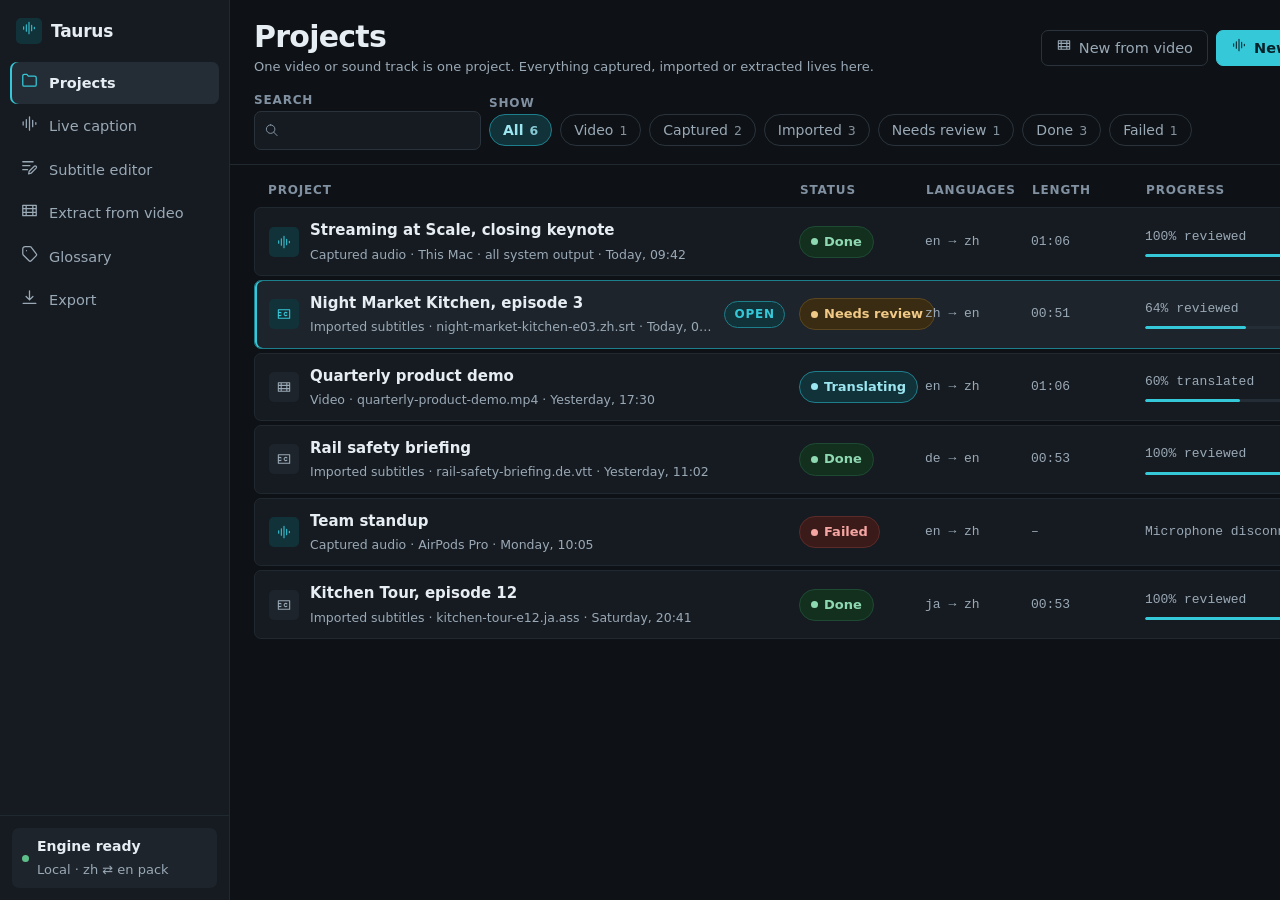
<file: .shots/h.html>
<!doctype html>
<html><body style="margin:0">
<iframe id="f" src="../design/index.html" style="border:0;width:1440px;height:900px"></iframe>
<script>
  const f = document.getElementById('f');
  f.onload = () => {
    const v = location.hash.slice(1);
    if (v) f.contentDocument.querySelector('[data-nav="' + v + '"]').click();
  };
</script>
</body></html>
</file>
<file: design/styles.css>
/* ═══════════════════════════════════════════════════════════
   Taurus, a subtitle translation workbench
   Direction: dark low-chroma tool surface, one cyan accent
   reserved for live + active state. Flat, 1px lines, 8px rhythm.
   ═══════════════════════════════════════════════════════════ */

:root {
  /* surfaces */
  --bg:        #0E1216;
  --surface:   #161B21;
  --surface-2: #1D242B;
  --surface-3: #242D36;
  --line:      #2A333C;
  --line-soft: #202830;

  /* ink */
  --text:   #E6EDF3;
  --text-2: #9AA9B6;
  --text-3: #8191A1;

  /* accent + state */
  --accent:     #35C8D8;
  --accent-dim: #1E7F8C;
  --accent-ink: #04222A;
  --accent-wash:#12323A;
  --ok:      #5FBF8B;
  --warn:    #E3A84C;
  --danger:  #E8706A;
  --ok-wash:    #13301F;
  --warn-wash:  #3A2C12;
  --danger-wash:#3A1B1A;

  /* the --t-* type scale is declared in index.html, with the document */

  --sans: ui-sans-serif, system-ui, -apple-system, "Segoe UI Variable Text", "Segoe UI", sans-serif;
  --mono: ui-monospace, SFMono-Regular, "SF Mono", Menlo, Consolas, monospace;

  --r-sm: 5px;
  --r:    7px;
  --r-lg: 10px;

  --sidebar-w: 230px;
  --rail-w: 318px;
  --ease-out: cubic-bezier(.2,.7,.3,1);
  --ease-in:  cubic-bezier(.5,0,.8,.3);
}

* { box-sizing: border-box; }

html, body {
  height: 100%;
  margin: 0;
}

body {
  background: var(--bg);
  color: var(--text);
  font-family: var(--sans);
  line-height: 1.55;
  -webkit-font-smoothing: antialiased;
  font-feature-settings: "tnum" 1;
  overflow: hidden;
}

.mono { font-family: var(--mono); font-feature-settings: "tnum" 1; letter-spacing: -0.01em; }
.muted { color: var(--text-2); }
.small { font-size: var(--t-small); line-height: 1.5; }

.sr-only {
  position: absolute; width: 1px; height: 1px; padding: 0; margin: -1px;
  overflow: hidden; clip: rect(0 0 0 0); white-space: nowrap; border: 0;
}

:focus-visible {
  outline: 2px solid var(--accent);
  outline-offset: 2px;
  border-radius: var(--r-sm);
}

::selection { background: var(--accent-dim); color: #fff; }

/* scrollbars */
.od-scroll::-webkit-scrollbar { width: 10px; height: 10px; }
.od-scroll::-webkit-scrollbar-thumb { background: var(--surface-3); border-radius: 8px; border: 3px solid transparent; background-clip: content-box; }
.od-scroll::-webkit-scrollbar-thumb:hover { background: #33404b; background-clip: content-box; }
.od-scroll::-webkit-scrollbar-track { background: transparent; }

/* ─── Shell ─────────────────────────────────────────────── */
.app {
  display: grid;
  grid-template-columns: var(--sidebar-w) minmax(0, 1fr);
  height: 100dvh;
}

.sidebar {
  display: grid;
  grid-template-rows: auto minmax(0, 1fr) auto;
  background: var(--surface);
  border-right: 1px solid var(--line-soft);
  min-height: 0;
}

.brand {
  display: flex;
  align-items: center;
  gap: 9px;
  padding: 18px 16px 14px;
}
.brand-mark {
  display: grid;
  place-items: center;
  width: 26px; height: 26px;
  border-radius: var(--r-sm);
  background: var(--accent-wash);
  color: var(--accent);
  --od-icon-size: 16px;
}
.brand-name {
  font-size: 17px;
  font-weight: 620;
  letter-spacing: -0.015em;
}

.nav {
  display: flex;
  flex-direction: column;
  gap: 2px;
  padding: 4px 10px;
  overflow-y: auto;
  align-content: start;
}

.nav-item {
  display: flex;
  align-items: center;
  gap: 10px;
  width: 100%;
  padding: 8px 10px;
  border: 0;
  border-radius: var(--r);
  background: transparent;
  color: var(--text-2);
  font: inherit;
  font-size: 14.5px;
  text-align: left;
  cursor: pointer;
  --od-icon-size: 19px;
  transition: background 160ms var(--ease-out), color 160ms var(--ease-out);
}
.nav-item:hover { background: var(--surface-2); color: var(--text); }
.nav-item[aria-current="page"] {
  background: var(--surface-3);
  color: var(--text);
  font-weight: 550;
  box-shadow: inset 2px 0 0 var(--accent);
}
.nav-item[aria-current="page"] .od-icon { color: var(--accent); }
.nav-label { flex: 1 1 auto; min-width: 0; }
.nav-dot {
  flex: none;
  width: 8px; height: 8px;
  border-radius: 50%;
  background: var(--accent);
  box-shadow: inset 0 0 0 2px var(--surface-3);
}

.sidebar-foot { padding: 12px; border-top: 1px solid var(--line-soft); }
.engine {
  padding: 8px 10px;
  border-radius: var(--r);
  background: var(--surface-2);
}
.engine-dot {
  width: 7px; height: 7px; border-radius: 50%;
  background: var(--ok);
  flex: none;
}
.engine-title { font-size: 14px; font-weight: 550; }
.engine-sub { font-size: var(--t-small); color: var(--text-2); }

.main { min-width: 0; min-height: 0; }
.view { min-height: 0; height: 100%; }

/* ─── View header ───────────────────────────────────────── */
.view-head {
  padding: 20px 24px 14px;
  border-bottom: 1px solid var(--line-soft);
  display: flex;
  flex-direction: column;
  gap: 14px;
}
.view-title {
  margin: 0;
  font-weight: 620;
  line-height: 1.15;
  letter-spacing: -0.025em;
}
.view-sub {
  margin: 2px 0 0;
  font-size: var(--t-small);
  color: var(--text-2);
}
.toolbar { flex-wrap: wrap; }
.pad { padding: 16px 24px 28px; }

/* ─── Buttons ───────────────────────────────────────────── */
.btn {
  display: inline-flex;
  align-items: center;
  justify-content: center;
  gap: 7px;
  min-height: 36px;
  padding: 0 14px;
  border: 1px solid transparent;
  border-radius: var(--r);
  background: var(--surface-2);
  color: var(--text);
  font: inherit;
  font-size: 14.5px;
  font-weight: 540;
  white-space: nowrap;
  cursor: pointer;
  --od-icon-size: 16px;
  transition: background 150ms var(--ease-out), border-color 150ms var(--ease-out), color 150ms var(--ease-out);
}
.btn:hover { background: var(--surface-3); }
.btn-ghost { background: transparent; border-color: var(--line); color: var(--text-2); }
.btn-ghost:hover { background: var(--surface-2); color: var(--text); border-color: var(--surface-3); }
.btn-primary { background: var(--accent); color: var(--accent-ink); border-color: var(--accent); font-weight: 600; }
.btn-primary:hover { background: #4BD8E7; border-color: #4BD8E7; color: var(--accent-ink); }
.btn-danger { background: var(--danger); color: #230B0A; border-color: var(--danger); font-weight: 600; }
.btn-danger:hover { background: #F08A85; border-color: #F08A85; }
.btn-danger-ghost { color: var(--danger); }
.btn-danger-ghost:hover { background: var(--danger-wash); color: #F6A6A2; border-color: var(--danger-wash); }
.btn[disabled] {
  background: var(--surface-2);
  border-color: transparent;
  color: var(--text-3);
  cursor: not-allowed;
  opacity: .65;
}
.btn-icon {
  min-height: 36px;
  width: 36px;
  padding: 0;
  background: transparent;
  border-color: var(--line);
  color: var(--text-2);
}
.btn-icon:hover { color: var(--text); background: var(--surface-2); }

.linkbtn {
  border: 0; background: none; padding: 0;
  color: var(--accent); font: inherit; font-size: inherit;
  cursor: pointer; text-decoration: underline; text-underline-offset: 2px;
}
.linkbtn:hover { color: #6FE2EF; }

/* ─── Fields ────────────────────────────────────────────── */
.field-label {
  font-size: var(--t-micro);
  font-weight: 600;
  letter-spacing: .07em;
  text-transform: uppercase;
  color: var(--text-3);
}
.input {
  min-height: 36px;
  padding: 7px 11px;
  border: 1px solid var(--line);
  border-radius: var(--r);
  background: var(--surface);
  color: var(--text);
  font: inherit;
  font-size: 14.5px;
  width: 100%;
}
.input:hover { border-color: var(--surface-3); }
.input[disabled] { color: var(--text-3); background: var(--surface-2); cursor: not-allowed; }
.input[disabled]:hover { border-color: var(--line); }
.input:focus-visible { outline: 2px solid var(--accent); outline-offset: -1px; border-color: var(--accent); }
select.input {
  appearance: none;
  padding-right: 28px;
  background-image: linear-gradient(45deg, transparent 50%, var(--text-3) 50%), linear-gradient(135deg, var(--text-3) 50%, transparent 50%);
  background-position: calc(100% - 15px) 50%, calc(100% - 10px) 50%;
  background-size: 5px 5px, 5px 5px;
  background-repeat: no-repeat;
  cursor: pointer;
}
.search { position: relative; display: block; --od-icon-size: 15px; }
.search .od-icon {
  position: absolute; left: 10px; top: 50%; transform: translateY(-50%);
  color: var(--text-3); pointer-events: none;
}
.search .input { padding-left: 33px; max-width: 420px; }

.form-field { --od-gap: 6px; margin-bottom: 18px; }
.req {
  font-size: 12px; letter-spacing: .05em;
  color: var(--text-3); margin-left: 6px;
}
.hint { margin: 0; font-size: var(--t-small); color: var(--text-3); }
.err {
  margin: 0;
  font-size: var(--t-small);
  color: #F6A6A2;
  display: flex; align-items: flex-start; gap: 5px;
}
.err::before { content: "▲"; font-size: 9px; line-height: 1.7; flex: none; }
.input.is-bad { border-color: var(--danger); }

/* segmented */
.segmented {
  display: inline-flex;
  padding: 2px;
  gap: 2px;
  border: 1px solid var(--line);
  border-radius: var(--r);
  background: var(--surface);
}
.seg {
  display: inline-flex; align-items: center; gap: 6px;
  min-height: 30px; padding: 7px 12px; line-height: 1.2;
  border: 0; border-radius: var(--r-sm);
  background: transparent; color: var(--text-2);
  font: inherit; font-size: 14px; cursor: pointer;
  --od-icon-size: 15px;
  transition: background 150ms var(--ease-out), color 150ms var(--ease-out);
}
.seg:hover { color: var(--text); background: var(--surface-2); }
.seg[disabled] { color: var(--text-3); cursor: not-allowed; }
.seg[disabled]:hover { background: transparent; color: var(--text-3); }
.seg[aria-pressed="true"] {
  background: var(--surface-3); color: var(--text); font-weight: 550;
}
.seg[aria-pressed="true"] .od-icon { color: var(--accent); }

/* chips */
.chip {
  display: inline-flex; align-items: center; gap: 6px;
  min-height: 32px; padding: 0 13px;
  border: 1px solid var(--line); border-radius: 999px;
  background: transparent; color: var(--text-2);
  font: inherit; font-size: 14px; cursor: pointer;
  transition: background 150ms var(--ease-out), color 150ms var(--ease-out), border-color 150ms var(--ease-out);
}
.chip:hover { background: var(--surface-2); color: var(--text); }
.chip.is-on {
  background: var(--accent-wash); border-color: var(--accent-dim);
  color: #9BE6F0; font-weight: 550;
}
.chip-num { font-size: 12.5px; opacity: .85; }

/* checkbox + switch + radio */
.check { display: inline-flex; align-items: center; gap: 9px; cursor: pointer; font-size: 14.5px; color: var(--text-2); }
.check input { position: absolute; opacity: 0; width: 0; height: 0; }
.check-box {
  display: grid; place-items: center;
  width: 17px; height: 17px; flex: none;
  border: 1px solid var(--line); border-radius: 4px;
  background: var(--surface);
  color: transparent;
  --od-icon-size: 12px;
  transition: background 140ms var(--ease-out), border-color 140ms var(--ease-out);
}
.check input:checked + .check-box { background: var(--accent); border-color: var(--accent); color: var(--accent-ink); }
.check input:focus-visible + .check-box { outline: 2px solid var(--accent); outline-offset: 2px; }
.check:hover .check-box { border-color: var(--surface-3); }
.check input:checked ~ .check-label { color: var(--text); }

.switch { display: inline-flex; align-items: center; gap: 7px; cursor: pointer; }
.switch input { position: absolute; opacity: 0; width: 0; height: 0; }
.switch-track {
  display: block; position: relative;
  width: 30px; height: 17px; flex: none;
  border-radius: 999px; background: var(--surface-3);
  transition: background 160ms var(--ease-out);
}
.switch-thumb {
  position: absolute; top: 2.5px; left: 2.5px;
  width: 12px; height: 12px; border-radius: 50%;
  background: var(--text-2);
  transition: transform 180ms var(--ease-out), background 160ms var(--ease-out);
}
.switch input:checked + .switch-track { background: var(--accent-dim); }
.switch input:checked + .switch-track .switch-thumb { transform: translateX(13px); background: var(--accent); }
.switch input:focus-visible + .switch-track { outline: 2px solid var(--accent); outline-offset: 2px; }
.switch-label { font-size: var(--t-small); color: var(--text-2); }
.switch input:checked ~ .switch-label { color: var(--text); }

.radio-rows { display: flex; flex-direction: column; gap: 6px; }
.radio-row {
  display: flex; align-items: flex-start; gap: 10px;
  padding: 9px 11px;
  border: 1px solid var(--line); border-radius: var(--r);
  background: var(--surface);
  cursor: pointer;
  transition: border-color 150ms var(--ease-out), background 150ms var(--ease-out);
}
.radio-row:hover { border-color: var(--surface-3); background: var(--surface-2); }
.radio-row input { position: absolute; opacity: 0; width: 0; height: 0; }
.radio-mark {
  width: 15px; height: 15px; flex: none; margin-top: 3px;
  border: 1px solid var(--line); border-radius: 50%;
  background: var(--surface);
  transition: border-color 150ms var(--ease-out), box-shadow 150ms var(--ease-out);
}
.radio-row input:checked ~ .radio-mark,
.radio-row input:checked + .radio-mark {
  border-color: var(--accent);
  box-shadow: inset 0 0 0 3.5px var(--accent);
}
.radio-row:has(input:checked) { border-color: var(--accent-dim); background: var(--accent-wash); }
.radio-row input:focus-visible + .radio-mark { outline: 2px solid var(--accent); outline-offset: 2px; }
.radio-title { font-size: 14.5px; font-weight: 550; color: var(--text); }
.radio-sub { font-size: var(--t-small); color: var(--text-2); line-height: 1.5; }

.radio-grid { display: grid; grid-template-columns: repeat(auto-fit, minmax(118px, 1fr)); gap: 8px; }
.radio-tile {
  display: grid; gap: 2px;
  padding: 10px 12px;
  border: 1px solid var(--line); border-radius: var(--r);
  background: var(--surface); cursor: pointer;
  transition: border-color 150ms var(--ease-out), background 150ms var(--ease-out);
}
.radio-tile:hover { border-color: var(--surface-3); background: var(--surface-2); }
.radio-tile input { position: absolute; opacity: 0; width: 0; height: 0; }
.radio-tile:has(input:checked) { border-color: var(--accent-dim); background: var(--accent-wash); }
.radio-tile:has(input:focus-visible) { outline: 2px solid var(--accent); outline-offset: 2px; }
.tile-name { font-family: var(--mono); font-size: 14.5px; font-weight: 600; color: var(--text); display: block; }
.radio-tile:has(input:checked) .tile-name { color: #9BE6F0; }
.tile-sub { font-size: var(--t-small); color: var(--text-2); display: block; }

.range-field { --od-gap: 7px; margin-bottom: 16px; }
.range-field label { font-size: 14.5px; color: var(--text-2); display: flex; justify-content: space-between; gap: 10px; }
.range-field .val { color: var(--text); font-size: 14px; }
input[type="range"] {
  appearance: none; width: 100%; height: 3px;
  background: var(--surface-3); border-radius: 999px; cursor: pointer;
}
input[type="range"]::-webkit-slider-thumb {
  appearance: none; width: 15px; height: 15px; border-radius: 50%;
  background: var(--accent); border: 0; cursor: grab;
}
input[type="range"]::-moz-range-thumb {
  width: 15px; height: 15px; border-radius: 50%;
  background: var(--accent); border: 0; cursor: grab;
}

.optgroup { border: 0; padding: 0; margin: 0 0 24px; }
.optgroup legend { padding: 0 0 9px; }

/* ─── Live ──────────────────────────────────────────────── */
.sourcebar {
  display: flex;
  flex-wrap: wrap;
  align-items: flex-end;
  gap: 18px;
}
.sourcebar .od-field { --od-gap: 6px; }
#source-detail-wrap { min-width: 206px; }
.langpair { display: flex; align-items: flex-end; gap: 8px; }
.langpair .input { min-width: 134px; }
.swap { margin-bottom: 0; }

.live-body {
  display: grid;
  grid-template-columns: minmax(0, 1fr) var(--rail-w);
  min-height: 0;
  height: 100%;
}

.transcript-pane { min-width: 0; position: relative; }
.transcript-head {
  padding: 10px 24px;
  border-bottom: 1px solid var(--line-soft);
  gap: 14px;
  flex-wrap: wrap;
}

.status-chip {
  display: inline-flex; align-items: center; gap: 7px;
  padding: 6px 13px 6px 11px;
  border-radius: 999px;
  border: 1px solid var(--line);
  font-size: var(--t-small);
  font-weight: 550;
  color: var(--text-2);
  white-space: nowrap;
}
.status-dot { width: 7px; height: 7px; border-radius: 50%; background: var(--text-3); flex: none; }
.status-chip[data-state="live"] { color: #9BE6F0; border-color: var(--accent-dim); background: var(--accent-wash); }
.status-chip[data-state="live"] .status-dot { background: var(--accent); }
.status-chip[data-state="paused"] { color: #F0C987; border-color: #5A4621; background: var(--warn-wash); }
.status-chip[data-state="paused"] .status-dot { background: var(--warn); }

.transcript { padding: 6px 24px 20px; }

.seg-line {
  display: grid;
  grid-template-columns: 76px minmax(0, 1fr);
  gap: 16px;
  padding: 11px 0;
  border-bottom: 1px solid var(--line-soft);
}
.seg-line:last-child { border-bottom: 0; }
.seg-time {
  font-family: var(--mono);
  font-size: 12.5px;
  color: var(--text-2);
  padding-top: 4px;
}
.seg-texts { display: grid; gap: 6px; min-width: 0; }
.line-orig {
  margin: 0;
  font-size: 16.5px;
  line-height: 1.5;
  color: var(--text);
}
.line-trans {
  margin: 0;
  font-size: 18px;
  line-height: 1.55;
  color: #9BE6F0;
  font-weight: 450;
}
.seg-line.is-live .line-orig { color: var(--text-2); }
.provisional {
  color: var(--text-3) !important;
  border-bottom: 1px dashed var(--surface-3);
}
.term {
  background: transparent;
  color: inherit;
  border-bottom: 1.5px solid var(--accent-dim);
  padding-bottom: 1px;
}
.no-terms .term { border-bottom-color: transparent; }
.seg-meta {
  display: flex; gap: 12px; flex-wrap: wrap;
  font-family: var(--mono); font-size: 12px; color: var(--text-2);
  padding-top: 3px;
}

.overlay-preview {
  padding: 10px 24px 16px;
  border-top: 1px solid var(--line-soft);
  background: var(--surface);
}
.overlay-tag {
  display: block;
  font-size: 12px; letter-spacing: .07em; text-transform: uppercase;
  color: var(--text-2); margin-bottom: 8px;
}
.overlay-bar {
  display: grid; gap: 4px;
  padding: 13px 20px;
  border-radius: var(--r);
  background: #05080A;
  border: 1px solid var(--line-soft);
  text-align: center;
}
.overlay-orig { margin: 0; font-size: 15px; color: #C3D0DA; white-space: pre-line; }
.overlay-trans { margin: 0; font-size: 19px; font-weight: 550; color: #FFFFFF; white-space: pre-line; }

.meters {
  border-left: 1px solid var(--line-soft);
  padding: 16px;
  display: flex; flex-direction: column; gap: 12px;
  background: var(--surface);
}
.meter-card {
  padding: 13px 14px;
  border-radius: var(--r-lg);
  background: var(--surface-2);
  border: 1px solid var(--line-soft);
}
.card-label {
  display: block;
  font-size: var(--t-micro); font-weight: 600;
  letter-spacing: .07em; text-transform: uppercase;
  color: var(--text-2);
  margin-bottom: 10px;
}
.vu { display: flex; align-items: flex-end; gap: 2.5px; height: 38px; }
.vu span {
  flex: 1 1 0;
  height: 100%;
  min-width: 2px;
  border-radius: 1px;
  background: var(--surface-3);
  transform-origin: bottom;
  transform: scaleY(.1);
}
.vu.is-live span {
  background: var(--accent-dim);
  animation: vu 820ms var(--ease-out) infinite alternate;
}
@keyframes vu { from { transform: scaleY(.08); } to { transform: scaleY(1); } }
.vu-source { margin: 10px 0 0; font-size: 12.5px; color: var(--text-2); }

.meter-grid { display: grid; grid-template-columns: 1fr 1fr; gap: 12px; }
.stat {
  padding: 11px 13px;
  border-radius: var(--r-lg);
  background: var(--surface-2);
  border: 1px solid var(--line-soft);
  --od-gap: 1px;
}
.stat-num {
  font-size: 26px; font-weight: 600; line-height: 1.2;
  color: var(--text); letter-spacing: -0.02em;
}
.stat-cap { font-size: var(--t-small); color: var(--text-2); }
.stat-cap .unit { color: var(--text-3); }

.kv { margin: 0; display: grid; gap: 6px; }
.kv-row { display: flex; align-items: baseline; justify-content: space-between; gap: 12px; }
.kv-row dt { font-size: var(--t-small); color: var(--text-2); }
.kv-row dd { margin: 0; font-size: var(--t-small); color: var(--text-2); text-align: right; min-width: 0; overflow: hidden; text-overflow: ellipsis; white-space: nowrap; }

.term-list { list-style: none; margin: 0; padding: 0; display: grid; gap: 6px; }
.term-row { display: flex; align-items: baseline; gap: 8px; font-size: var(--t-small); }
.term-src { color: var(--text-2); }
.term-arrow { color: var(--text-2); flex: none; }
.term-dst { color: #9BE6F0; font-weight: 550; }
.term-n { margin-left: auto; font-family: var(--mono); font-size: 12.5px; color: var(--text-2); flex: none; }

/* ─── Empty states ──────────────────────────────────────── */
.empty {
  max-width: 440px;
  margin: 54px auto;
  text-align: center;
  display: grid;
  gap: 10px;
  justify-items: center;
}
.view-empty { grid-row: 2; align-content: center; }
.empty-title { margin: 0; font-weight: 620; letter-spacing: -0.02em; line-height: 1.2; }
.empty-text { margin: 0; font-size: 15px; color: var(--text-2); line-height: 1.65; max-width: 44ch; }
.empty-acts { margin-top: 8px; }
.empty strong { color: var(--text); font-weight: 600; }

/* ─── Library ───────────────────────────────────────────── */
.list-head, .proj {
  display: grid;
  grid-template-columns: minmax(0, 2.4fr) 112px 92px 100px 158px 84px;
  gap: 14px;
  align-items: center;
}
.list-head {
  padding: 0 14px 8px;
  font-size: var(--t-micro); font-weight: 600;
  letter-spacing: .07em; text-transform: uppercase;
  color: var(--text-3);
}
.projlist { list-style: none; margin: 0; padding: 0; display: grid; gap: 4px; }
.proj {
  padding: 11px 14px;
  border: 1px solid var(--line-soft);
  border-radius: var(--r);
  background: var(--surface);
  transition: border-color 150ms var(--ease-out), background 150ms var(--ease-out),
              box-shadow 150ms var(--ease-out);
}
.proj:hover { background: var(--surface-2); border-color: var(--line); }
.proj-main { display: flex; align-items: center; gap: 11px; min-width: 0; }
.proj-mark {
  display: grid; place-items: center;
  width: 30px; height: 30px; flex: none;
  border-radius: var(--r-sm);
  background: var(--surface-2);
  color: var(--text-2);
  --od-icon-size: 16px;
}
.proj:hover .proj-mark { background: var(--surface-3); }
.proj-mark[data-kind="audio"] { color: var(--accent); background: var(--accent-wash); }
/* The project the editor and export screens are currently pointed at, marked
   the same way the sidebar marks the current view. */
.proj[aria-current="true"] {
  background: var(--surface-2);
  border-color: var(--accent-dim);
  box-shadow: inset 2px 0 0 var(--accent);
}
.proj[aria-current="true"] .proj-mark { background: var(--accent-wash); color: var(--accent); }
.proj-here {
  flex: none;
  padding: 3px 9px;
  border-radius: 999px;
  border: 1px solid var(--accent-dim);
  background: var(--accent-wash);
  color: var(--accent);
  font-size: var(--t-micro); font-weight: 650;
  letter-spacing: .07em; text-transform: uppercase;
}
.proj-name {
  border: 0; background: none; padding: 0; margin: 0;
  font: inherit; font-size: 15px; font-weight: 550; color: var(--text);
  text-align: left; cursor: pointer;
  display: block; max-width: 100%;
  overflow: hidden; white-space: nowrap; text-overflow: ellipsis;
}
.proj-name:hover { color: var(--accent); }
.proj-when { font-size: 12.5px; color: var(--text-2); display: block; }
.data-cell { font-family: var(--mono); font-size: var(--t-small); color: var(--text-2); white-space: nowrap; }
.proj-acts { display: flex; gap: 4px; justify-content: flex-end; opacity: 0; transition: opacity 150ms var(--ease-out); }
.proj:hover .proj-acts, .proj:focus-within .proj-acts { opacity: 1; }

.pill {
  display: inline-flex; align-items: center; gap: 6px;
  padding: 5px 11px;
  border-radius: 999px;
  font-size: var(--t-small); font-weight: 550;
  white-space: nowrap;
  border: 1px solid transparent;
  --od-icon-size: 12px;
}
.pill[data-s="done"]    { background: var(--ok-wash); color: #8FD9B2; border-color: #1E4A33; }
.pill[data-s="review"]  { background: var(--warn-wash); color: #F0C987; border-color: #5A4621; }
.pill[data-s="failed"]  { background: var(--danger-wash); color: #F6A6A2; border-color: #5C2A28; }
.pill[data-s="working"] { background: var(--accent-wash); color: #9BE6F0; border-color: var(--accent-dim); }
.pill[data-s="live"]    { background: var(--accent-wash); color: var(--accent); border-color: var(--accent-dim); }
.pill-dot { width: 7px; height: 7px; border-radius: 50%; background: currentColor; flex: none; }
.pill[data-s="live"] .pill-dot { animation: rec-dot 1.3s var(--ease-out) infinite; }
@keyframes rec-dot { 50% { opacity: .3; transform: scale(.72); } }

.bar {
  display: block; height: 3px; margin-top: 5px;
  background: var(--surface-3); border-radius: 999px; overflow: hidden;
}
.bar-fill { display: block; height: 100%; background: var(--accent); border-radius: 999px; transition: width 400ms var(--ease-out); }
/* A track still being captured has no completion to report yet: the bar says
   "running", not a percentage it would have to invent. */
.bar.is-live .bar-fill {
  width: 38%;
  background: linear-gradient(90deg, var(--accent-dim), var(--accent), var(--accent-dim));
  animation: rec-bar 1.5s var(--ease-out) infinite;
}
@keyframes rec-bar { from { transform: translateX(-110%); } to { transform: translateX(290%); } }

/* ─── Project context bar ───────────────────────────────── */
.projbar {
  flex-wrap: wrap;
  gap: 12px;
  padding: 9px 11px;
  border: 1px solid var(--line-soft);
  border-radius: var(--r);
  background: var(--surface);
}
.projbar-mark {
  display: grid; place-items: center;
  width: 30px; height: 30px;
  border-radius: var(--r-sm);
  background: var(--surface-2);
  color: var(--text-2);
  --od-icon-size: 16px;
}
.projbar-mark[data-kind="audio"] { background: var(--accent-wash); color: var(--accent); }
.projbar-name { font-size: 15px; font-weight: 550; }
.projbar-meta { font-family: var(--mono); font-size: var(--t-small); color: var(--text-2); }
.projbar .od-field { --od-gap: 4px; }
.projbar-switch { min-width: 190px; max-width: 280px; }
.projbar-prog { width: 184px; }
.projbar-prog-top { display: flex; align-items: baseline; justify-content: space-between; gap: 8px; }
.projbar-prog-pct { font-size: 15px; font-weight: 600; color: var(--text); }
.projbar-prog .bar { margin-top: 4px; height: 5px; }
.projbar-prog[data-state="clear"] .bar-fill { background: var(--ok); }
.projbar-prog-note { display: block; margin-top: 5px; font-size: var(--t-small); color: var(--text-2); }
.projbar-prog[data-state="recording"] .projbar-prog-pct { color: var(--accent); }
.projbar-acts { --od-gap: 6px; }

/* ─── Editor ────────────────────────────────────────────── */
.editor-body {
  display: grid;
  grid-template-columns: minmax(0, 1fr) var(--rail-w);
  min-height: 0; height: 100%;
}
.seg-head, .seg-row {
  display: grid;
  grid-template-columns: 60px 132px minmax(190px, 1fr) minmax(210px, 1.15fr) 142px;
  gap: 14px;
}
.seg-head {
  padding: 9px 24px;
  border-bottom: 1px solid var(--line-soft);
  font-size: var(--t-micro); font-weight: 600;
  letter-spacing: .07em; text-transform: uppercase;
  color: var(--text-3);
  background: var(--surface);
}
.seglist { list-style: none; margin: 0; padding: 0; }
.seg-row {
  padding: 11px 24px;
  border-bottom: 1px solid var(--line-soft);
  align-items: start;
  transition: background 140ms var(--ease-out);
}
.seg-row:hover { background: var(--surface); }
.seg-row.is-active { background: var(--surface-2); box-shadow: inset 2px 0 0 var(--accent); }
.seg-row.is-flagged .seg-idx { color: var(--warn); }
.seg-pick { display: flex; align-items: center; gap: 8px; padding-top: 2px; }
.seg-idx { font-family: var(--mono); font-size: 12.5px; color: var(--text-2); }
.seg-tc { display: grid; gap: 3px; padding-top: 1px; }
.tc { font-family: var(--mono); font-size: 12.5px; color: var(--text-2); white-space: nowrap; }
.tc-dur { font-family: var(--mono); font-size: 12px; color: var(--text-3); }
.seg-orig {
  margin: 0;
  font-size: 15px; line-height: 1.55; color: var(--text);
  border: 0; background: none; padding: 2px 0;
  text-align: left; cursor: pointer; width: 100%;
  overflow-wrap: anywhere;
}
.seg-orig:hover { color: var(--accent); }
.seg-tr {
  width: 100%;
  min-height: 32px;
  padding: 6px 9px;
  border: 1px solid transparent;
  border-radius: var(--r-sm);
  background: transparent;
  color: #9BE6F0;
  font: inherit; font-size: 15px; line-height: 1.55;
  resize: none; overflow: hidden;
  transition: border-color 140ms var(--ease-out), background 140ms var(--ease-out);
}
.seg-tr:hover { border-color: var(--line); }
.seg-tr:focus { outline: none; border-color: var(--accent); background: var(--surface); }
.seg-tr::placeholder { color: var(--text-3); font-style: italic; }
.seg-tr.is-loading { color: transparent; background: linear-gradient(90deg, var(--surface-2) 25%, var(--surface-3) 50%, var(--surface-2) 75%) 0 0 / 240% 100%; animation: shimmer 1.1s linear infinite; }
@keyframes shimmer { to { background-position: -140% 0; } }
.seg-flags { display: flex; flex-wrap: wrap; gap: 4px; align-content: start; padding-top: 2px; }
.flag {
  display: inline-flex; align-items: center; gap: 4px;
  padding: 4px 8px; border-radius: var(--r-sm);
  font-family: var(--mono); font-size: 12px; font-weight: 600;
  white-space: nowrap; border: 1px solid transparent;
  --od-icon-size: 12px;
}
.flag[data-f="ok"]   { background: var(--surface-2); color: var(--text-3); }
.flag[data-f="fast"] { background: var(--warn-wash); color: #F0C987; border-color: #5A4621; }
.flag[data-f="long"] { background: var(--warn-wash); color: #F0C987; border-color: #5A4621; }
.flag[data-f="gap"]  { background: var(--warn-wash); color: #F0C987; border-color: #5A4621; }
.flag[data-f="none"] { background: var(--danger-wash); color: #F6A6A2; border-color: #5C2A28; }
.flag[data-f="term"] { background: var(--accent-wash); color: #9BE6F0; border-color: var(--accent-dim); }

.insp {
  border-left: 1px solid var(--line-soft);
  padding: 16px;
  display: flex; flex-direction: column; gap: 12px;
  background: var(--surface);
}
.cap-stage {
  position: relative;
  border-radius: var(--r);
  background: #05080A;
  border: 1px solid var(--line-soft);
  padding: 14px 12px 12px;
  display: grid; gap: 12px;
}
.waveform { display: flex; align-items: center; gap: 2px; height: 34px; }
.waveform span {
  flex: 1 1 0; min-width: 1px;
  height: 100%;
  background: var(--surface-3);
  border-radius: 1px;
  transform-origin: center;
}
.waveform span.is-in { background: var(--accent-dim); }
.cap-overlay { display: grid; gap: 3px; text-align: center; }
.checklist { list-style: none; margin: 0; padding: 0; display: grid; gap: 7px; }
.check-item { display: flex; align-items: flex-start; gap: 9px; font-size: var(--t-small); line-height: 1.55; color: var(--text-2); --od-icon-size: 14px; }
.check-item .od-icon { margin-top: 3px; flex: none; }
.check-item[data-ok="yes"] .od-icon { color: var(--ok); }
.check-item[data-ok="no"] .od-icon { color: var(--warn); }
.check-item[data-ok="no"] { color: #F0C987; }
.check-item b { color: var(--text); font-weight: 600; font-family: var(--mono); font-size: 13px; }

/* ─── Extract ───────────────────────────────────────────── */
.extract-wrap { max-width: 720px; display: grid; gap: 26px; }
.step-head { margin-bottom: 14px; }
.step-title { margin: 0; font-weight: 620; letter-spacing: -0.02em; line-height: 1.25; }
.step-note { margin: 5px 0 0; font-size: var(--t-small); color: var(--text-2); line-height: 1.55; }

.dropzone {
  display: grid; justify-items: center; gap: 5px;
  padding: 34px 24px;
  border: 1px dashed var(--line);
  border-radius: var(--r-lg);
  background: var(--surface);
  cursor: pointer;
  text-align: center;
  --od-icon-size: 24px;
  transition: border-color 160ms var(--ease-out), background 160ms var(--ease-out);
}
.dropzone:hover, .dropzone.is-over { border-color: var(--accent); background: var(--accent-wash); }
.drop-icon { color: var(--text-3); }
.dropzone:hover .drop-icon, .dropzone.is-over .drop-icon { color: var(--accent); }
.drop-title { margin: 6px 0 0; font-size: 17px; font-weight: 580; }
.drop-sub { margin: 0; font-size: var(--t-small); color: var(--text-2); }
.drop-btn { margin-top: 10px; pointer-events: none; }
.sample-line { margin: 10px 0 0; }

.filecard {
  padding: 11px 13px;
  border: 1px solid var(--line-soft);
  border-radius: var(--r);
  background: var(--surface);
  margin-bottom: 14px;
}
.filecard-mark {
  display: grid; place-items: center;
  width: 32px; height: 32px; flex: none;
  border-radius: var(--r-sm);
  background: var(--surface-2); color: var(--text-2);
  --od-icon-size: 17px;
}
.filecard-name { font-size: 15px; font-weight: 550; }
.filecard-meta { font-size: var(--t-small); color: var(--text-2); }

.scan { padding: 4px 0 8px; }
.scanbar { height: 3px; border-radius: 999px; background: var(--surface-2); overflow: hidden; }
.scanbar-fill { display: block; height: 100%; width: 0; background: var(--accent); border-radius: 999px; transition: width 220ms linear; }
.scan p { margin: 8px 0 0; }

.tracks { border: 0; padding: 0; margin: 0 0 18px; }
.tracks legend { padding-bottom: 9px; }
.track-sub { font-family: var(--mono); font-size: var(--t-small); color: var(--text-2); display: block; }
.lang-row { margin-bottom: 18px; align-items: flex-end; }
.lang-row .od-field { --od-gap: 6px; }
.lang-row .input { min-width: 150px; }

.stages { list-style: none; margin: 0 0 16px; padding: 0; display: grid; gap: 2px; }
.stage-row {
  display: flex; align-items: center; gap: 11px;
  padding: 11px 13px;
  border-radius: var(--r);
  font-size: 14.5px;
  color: var(--text-2);
  --od-icon-size: 16px;
}
.stage-row[data-s="run"] { background: var(--surface); color: var(--text); }
.stage-row[data-s="done"] { color: var(--text-2); }
.stage-mark {
  display: grid; place-items: center;
  width: 18px; height: 18px; flex: none;
  border-radius: 50%;
  border: 1px solid var(--line);
  color: transparent;
}
.stage-row[data-s="done"] .stage-mark { background: var(--ok-wash); border-color: #1E4A33; color: var(--ok); }
.stage-row[data-s="run"] .stage-mark { border-color: var(--accent); border-right-color: transparent; animation: spin 700ms linear infinite; }
@keyframes spin { to { transform: rotate(360deg); } }
.stage-note { margin-left: auto; font-family: var(--mono); font-size: 12.5px; color: var(--text-2); }

/* ─── Glossary ──────────────────────────────────────────── */
.gl-head, .gl-row {
  display: grid;
  grid-template-columns: minmax(0, 1.3fr) minmax(0, 1.3fr) 134px 128px 70px 82px;
  gap: 14px;
  align-items: center;
}
.gl-head {
  padding: 0 14px 8px;
  font-size: var(--t-micro); font-weight: 600;
  letter-spacing: .07em; text-transform: uppercase;
  color: var(--text-3);
}
.gllist { list-style: none; margin: 0; padding: 0; display: grid; gap: 4px; }
.gl-row {
  padding: 10px 14px;
  border: 1px solid var(--line-soft);
  border-radius: var(--r);
  background: var(--surface);
  transition: background 150ms var(--ease-out), border-color 150ms var(--ease-out);
}
.gl-row:hover { background: var(--surface-2); border-color: var(--line); }
.gl-term { font-size: 15px; font-weight: 550; color: var(--text); overflow-wrap: anywhere; }
.gl-target { font-size: 15px; color: #9BE6F0; overflow-wrap: anywhere; }
.gl-target.is-none { color: var(--text-3); font-style: italic; }
.gl-scope { font-size: var(--t-small); color: var(--text-2); }
.gl-hits { font-family: var(--mono); font-size: var(--t-small); color: var(--text-2); }
.gl-rule {
  display: inline-flex; align-items: center;
  padding: 4px 10px; border-radius: var(--r-sm);
  font-size: var(--t-small); font-weight: 550; white-space: nowrap;
  border: 1px solid transparent;
}
.gl-rule[data-r="prefer"] { background: var(--accent-wash); color: #9BE6F0; border-color: var(--accent-dim); }
.gl-rule[data-r="keep"]   { background: var(--surface-2); color: var(--text-2); border-color: var(--line); }
.gl-rule[data-r="forbid"] { background: var(--danger-wash); color: #F6A6A2; border-color: #5C2A28; }
.gl-acts { display: flex; gap: 4px; justify-content: flex-end; opacity: 0; transition: opacity 150ms var(--ease-out); }
.gl-row:hover .gl-acts, .gl-row:focus-within .gl-acts { opacity: 1; }

/* ─── Export ────────────────────────────────────────────── */
.export-body {
  display: grid;
  grid-template-columns: minmax(300px, 380px) minmax(0, 1fr);
  min-height: 0; height: 100%;
}
.opts { border-right: 1px solid var(--line-soft); }
.preview-pane { min-width: 0; background: var(--surface); }
.preview-head { padding: 12px 20px; border-bottom: 1px solid var(--line-soft); gap: 12px; }
.preview-head .card-label { margin-bottom: 0; }
.preview {
  margin: 0;
  padding: 16px 20px 28px;
  font-family: var(--mono);
  font-size: 13.5px;
  line-height: 1.75;
  color: var(--text-2);
  white-space: pre-wrap;
  overflow-wrap: anywhere;
  tab-size: 2;
}
#exp-hist-card { margin-top: 24px; }
.exp-hist { list-style: none; margin: 0; padding: 0; display: grid; gap: 7px; }
.exp-hist-row { display: flex; align-items: baseline; gap: 10px; font-size: var(--t-small); }
.exp-hist-fmt { flex: none; font-family: var(--mono); color: #9BE6F0; }
.exp-hist-note { flex: 1 1 auto; min-width: 0; color: var(--text-2); overflow: hidden; white-space: nowrap; text-overflow: ellipsis; }
.exp-hist-when { flex: none; color: var(--text-3); }

.preview .pv-idx { color: var(--text-3); }
.preview .pv-tc { color: #9BE6F0; }
.preview .pv-a { color: var(--text); }
.preview .pv-b { color: #C7D3DD; }

/* ─── Dialog ────────────────────────────────────────────── */
.dlg {
  width: min(520px, calc(100vw - 32px));
  padding: 0;
  border: 1px solid var(--line);
  border-radius: var(--r-lg);
  background: var(--surface);
  color: var(--text);
}
.dlg-sm { width: min(400px, calc(100vw - 32px)); }
.dlg::backdrop { background: rgba(4, 7, 10, .68); }
.dlg[open] { animation: dlg-in 200ms var(--ease-out); }
@keyframes dlg-in { from { opacity: 0; transform: translateY(6px) scale(.985); } }
.dlg-head { padding: 16px 18px 12px; border-bottom: 1px solid var(--line-soft); gap: 10px; }
.dlg-title { margin: 0; font-weight: 600; letter-spacing: -0.015em; }
.dlg-body { padding: 18px; }
.dlg-body > .form-field:last-child { margin-bottom: 0; }
.dlg-text { margin: 0; font-size: 15px; color: var(--text-2); line-height: 1.6; }
.dlg-foot { padding: 12px 18px 16px; gap: 8px; border-top: 1px solid var(--line-soft); }

/* ─── Toasts ────────────────────────────────────────────── */
.toast-region {
  position: fixed;
  right: 20px; bottom: 20px;
  display: flex; flex-direction: column; gap: 8px;
  z-index: 60;
  pointer-events: none;
}
.toast {
  display: flex; align-items: center; gap: 11px;
  min-width: 268px; max-width: 380px;
  padding: 11px 14px;
  border-radius: var(--r);
  border: 1px solid var(--line);
  background: var(--surface-2);
  box-shadow: 0 8px 24px rgba(0,0,0,.4);
  font-size: 14.5px;
  pointer-events: auto;
  animation: toast-in 220ms var(--ease-out);
  --od-icon-size: 16px;
}
.toast.is-out { animation: toast-out 150ms var(--ease-in) forwards; }
@keyframes toast-in { from { opacity: 0; transform: translateY(8px); } }
@keyframes toast-out { to { opacity: 0; transform: translateY(6px); } }
.toast-mark { color: var(--accent); flex: none; }
.toast[data-t="warn"] .toast-mark { color: var(--warn); }
.toast[data-t="bad"] .toast-mark { color: var(--danger); }
.toast-msg { flex: 1 1 auto; min-width: 0; }
.toast-act {
  border: 0; background: none; padding: 0; flex: none;
  color: var(--accent); font: inherit; font-size: 14px; font-weight: 600;
  cursor: pointer; text-decoration: underline; text-underline-offset: 2px;
}

/* ─── Responsive ────────────────────────────────────────── */
@media (max-width: 1280px) {
  :root { --rail-w: 262px; }
}

@media (max-width: 1080px) {
  .live-body, .editor-body, .export-body { grid-template-columns: minmax(0, 1fr); grid-template-rows: minmax(0, 1fr) auto; }
  .meters, .insp {
    border-left: 0;
    border-top: 1px solid var(--line-soft);
    flex-direction: row;
    flex-wrap: wrap;
    overflow-y: visible;
    max-height: 46vh;
    overflow-y: auto;
  }
  .meters > *, .insp > * { flex: 1 1 232px; }
  .meter-grid { grid-template-columns: repeat(4, 1fr); }
  .opts { border-right: 0; border-bottom: 1px solid var(--line-soft); }
  .export-body { grid-template-rows: auto minmax(0, 1fr); }
  .list-head, .proj { grid-template-columns: minmax(0, 2fr) 104px 92px 150px 78px; }
  .proj-len, .list-head span:nth-child(4) { display: none; }
}

@media (max-width: 900px) {
  :root { --sidebar-w: 60px; }
  .nav-label, .brand-name, .engine .od-field { display: none; }
  .nav-item { justify-content: center; padding: 10px; }
  .brand { justify-content: center; padding: 16px 0 12px; }
  .engine { justify-content: center; padding: 8px; }
  .seg-head, .seg-row { grid-template-columns: 48px 112px minmax(150px, 1fr) minmax(160px, 1fr); }
  .seg-head span:last-child { display: none; }
  .seg-flags { grid-column: 3 / -1; }
  .gl-head, .gl-row { grid-template-columns: minmax(0, 1.2fr) minmax(0, 1.2fr) 124px 64px 78px; }
  .gl-scope, .gl-head span:nth-child(4) { display: none; }
}

@media (max-width: 720px) {
  :root { --sidebar-w: 0px; }
  .app { grid-template-columns: minmax(0, 1fr); grid-template-rows: auto minmax(0, 1fr); }
  .sidebar {
    grid-template-rows: auto;
    grid-template-columns: minmax(0, 1fr);
    border-right: 0;
    border-bottom: 1px solid var(--line-soft);
  }
  .brand, .sidebar-foot { display: none; }
  .nav {
    flex-direction: row;
    padding-block: 8px;
    --od-rail-pad: 12px;
  }
  .nav-item { width: auto; padding: 8px 12px; gap: 7px; }
  .nav-label { display: inline; font-size: 14px; }
  .nav-item[aria-current="page"] { box-shadow: none; background: var(--accent-wash); color: #9BE6F0; }
  .view-head { padding: 16px 16px 12px; }
  .view-title { font-size: 25px; }
  .projbar-switch { min-width: 0; max-width: none; width: 100%; }
  .projbar-sw { flex: 1 1 100%; order: 2; }
  .projbar-acts { flex: 1 1 100%; order: 2; }
  .projbar-acts .btn { flex: 1 1 0; justify-content: center; }
  .projbar-prog { flex: 1 1 100%; width: auto; order: 1; }
  .pad { padding: 14px 16px 24px; }
  .transcript, .transcript-head, .overlay-preview { padding-inline: 16px; }
  .seg-head { display: none; }
  .seg-row {
    grid-template-columns: 40px minmax(0, 1fr);
    grid-template-areas: "pick tc" "orig orig" "tr tr" "flags flags";
    gap: 7px 12px;
    padding: 13px 16px;
  }
  .seg-pick { grid-area: pick; }
  .seg-tc { grid-area: tc; display: flex; gap: 10px; align-items: baseline; }
  .seg-orig { grid-area: orig; }
  .seg-tr { grid-area: tr; border-color: var(--line-soft); }
  .seg-flags { grid-area: flags; }
  .list-head, .gl-head { display: none; }
  .proj {
    grid-template-columns: minmax(0, 1fr) auto;
    grid-template-areas: "main status" "meta acts";
    gap: 8px 12px;
  }
  .proj-main { grid-area: main; }
  .proj-status { grid-area: status; justify-self: end; }
  .proj-meta-m { grid-area: meta; display: flex; gap: 10px; flex-wrap: wrap; }
  .proj-acts { grid-area: acts; opacity: 1; }
  .proj-lang, .proj-len, .proj-seg { display: none; }
  .gl-row {
    grid-template-columns: minmax(0, 1fr) auto;
    grid-template-areas: "term rule" "target target" "meta acts";
    gap: 6px 12px;
  }
  .gl-term { grid-area: term; }
  .gl-rule { grid-area: rule; justify-self: end; }
  .gl-target { grid-area: target; }
  .gl-meta-m { grid-area: meta; display: flex; gap: 10px; }
  .gl-meta-m .gl-scope { display: inline; }
  .gl-acts { grid-area: acts; opacity: 1; }
  .gl-hits-cell { display: none; }
  .meter-grid { grid-template-columns: 1fr 1fr; }
  .meters, .insp { padding: 14px 16px; }
  .toast-region { right: 12px; left: 12px; bottom: 12px; }
  .toast { min-width: 0; max-width: none; }
}

@media (max-width: 480px) {
  .sourcebar { gap: 12px; }
  .langpair { width: 100%; }
  .langpair .od-field { flex: 1 1 0; min-width: 0; }
  .langpair .input { min-width: 0; }
  .view-title { font-size: 23px; }
  .stat-num { font-size: 23px; }
}

/* mobile-only hidden helpers (shown by the 720px block above) */
.proj-meta-m, .gl-meta-m { display: none; }
@media (max-width: 720px) {
  .proj-meta-m, .gl-meta-m { display: flex; }
}

@media (hover: none) {
  .proj-acts, .gl-acts { opacity: 1; }
}

@media (prefers-reduced-motion: reduce) {
  *, *::before, *::after {
    animation-duration: 0.001ms !important;
    animation-iteration-count: 1 !important;
    transition-duration: 0.001ms !important;
  }
  .vu.is-live span { transform: scaleY(.55); }
}
</file>
